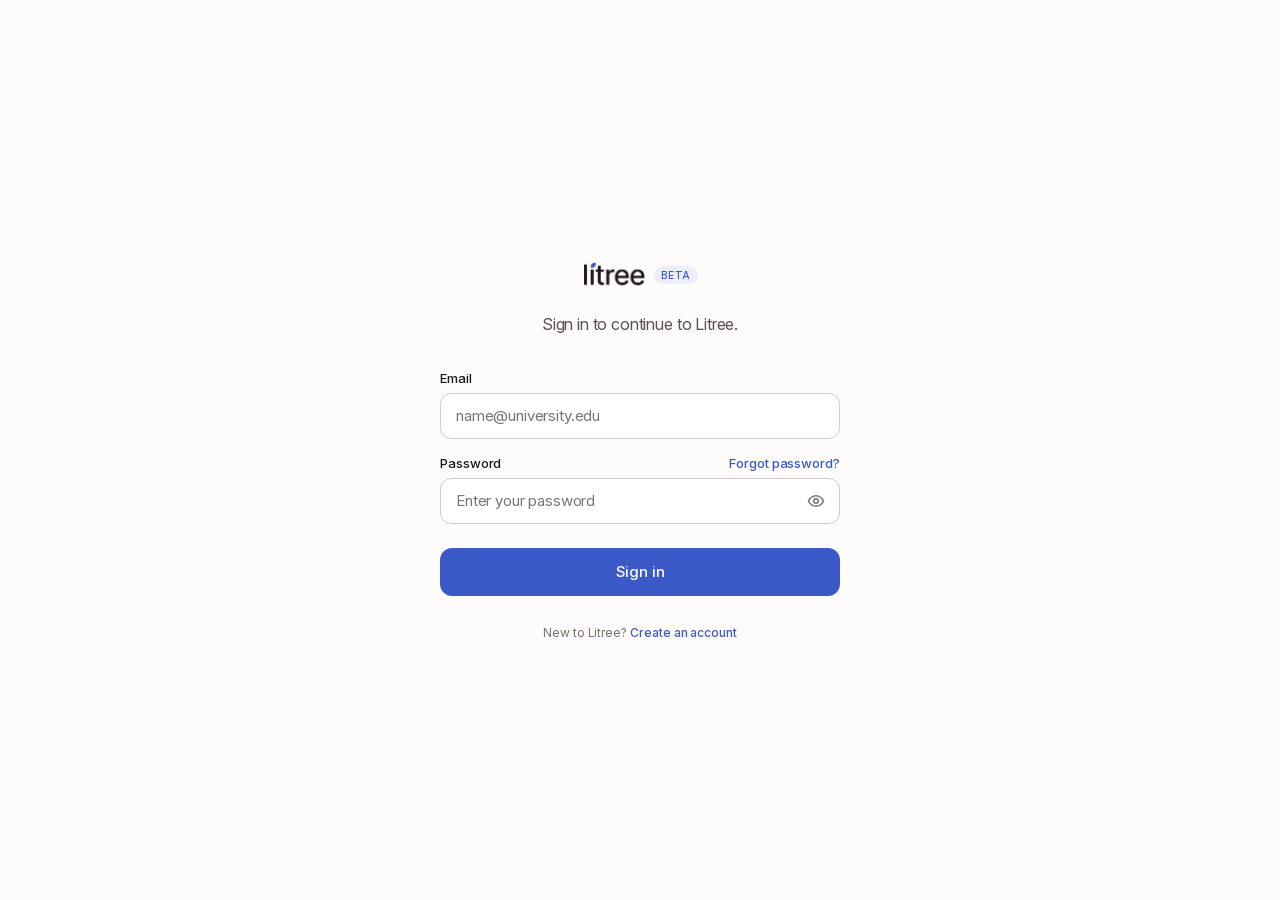
<file: index.html>
<!doctype html>
<html lang="en">
<head>
  <meta charset="utf-8">
  <title>Litree</title>
  <link rel="icon" href="assets/favicon.png">
  <meta http-equiv="refresh" content="0; url=Sign%20in.html">
  <script>window.location.replace("Sign in.html");</script>
</head>
<body></body>
</html>
</file>
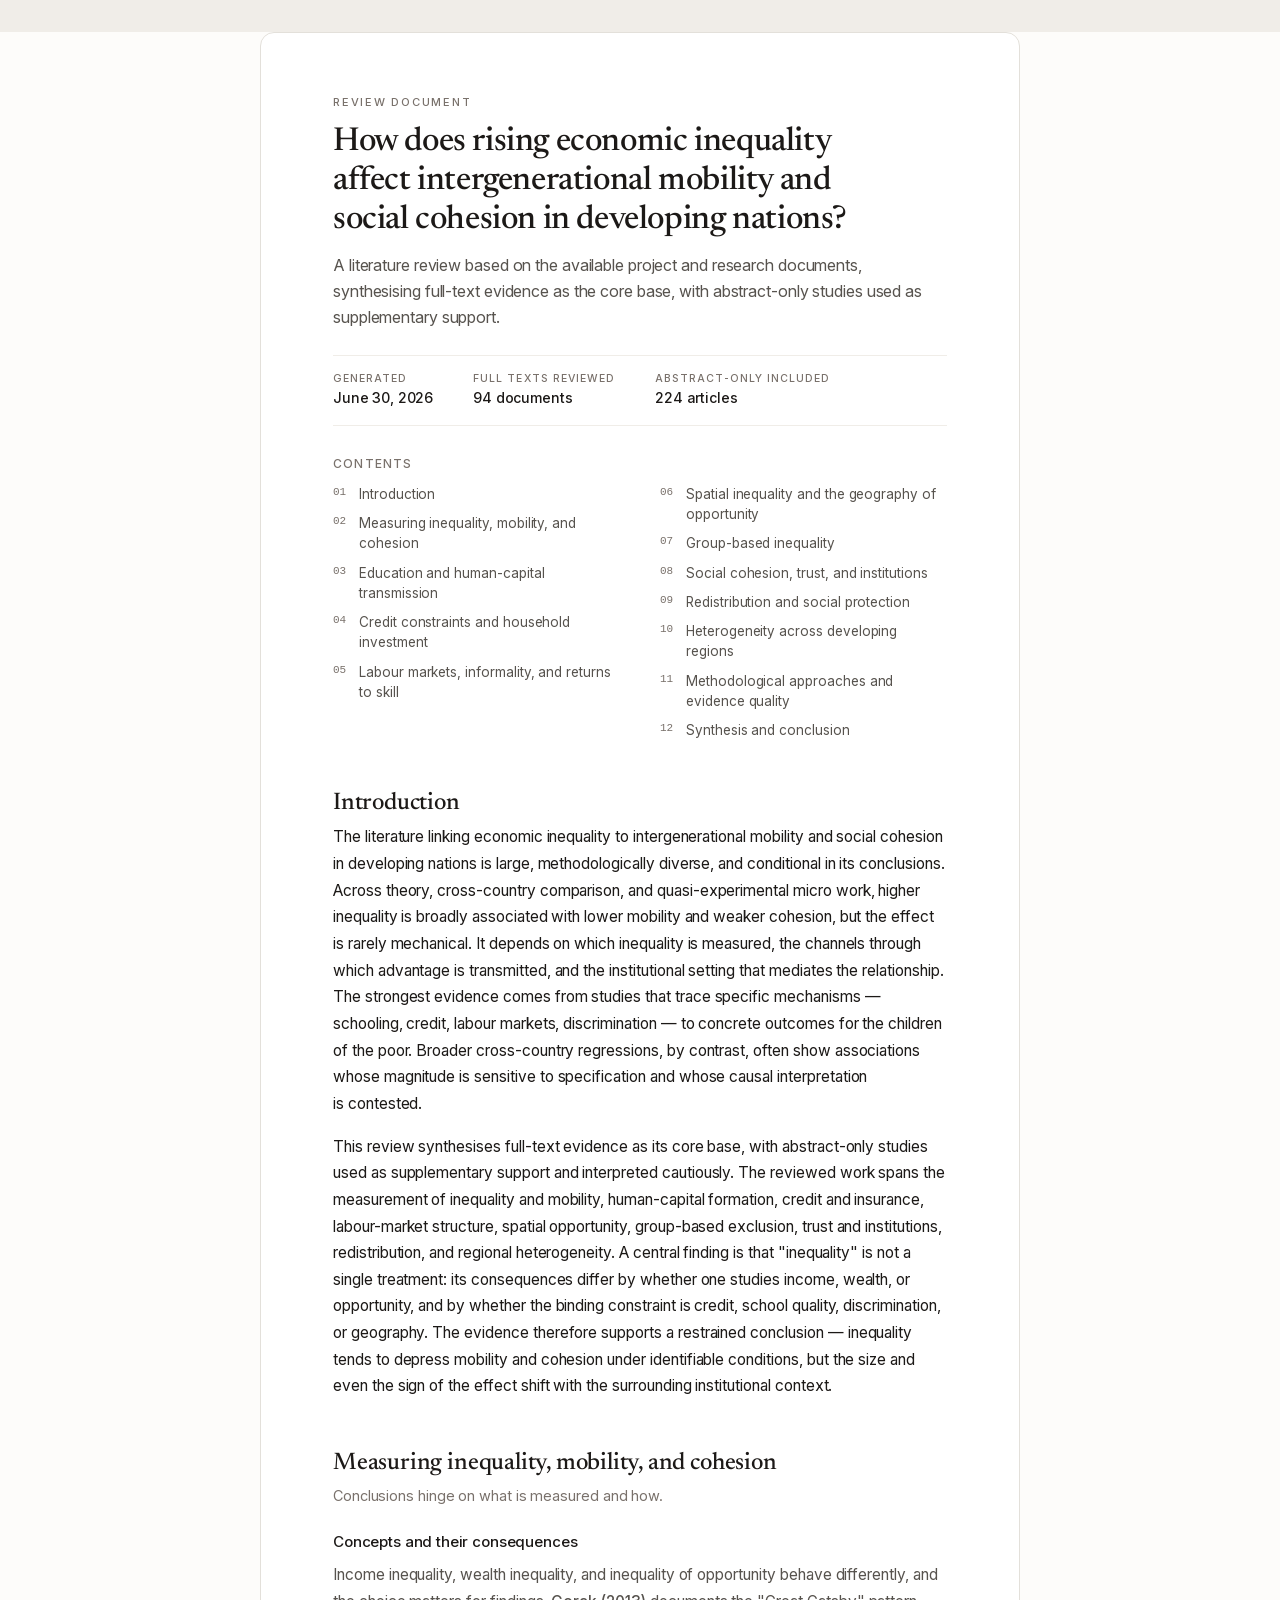
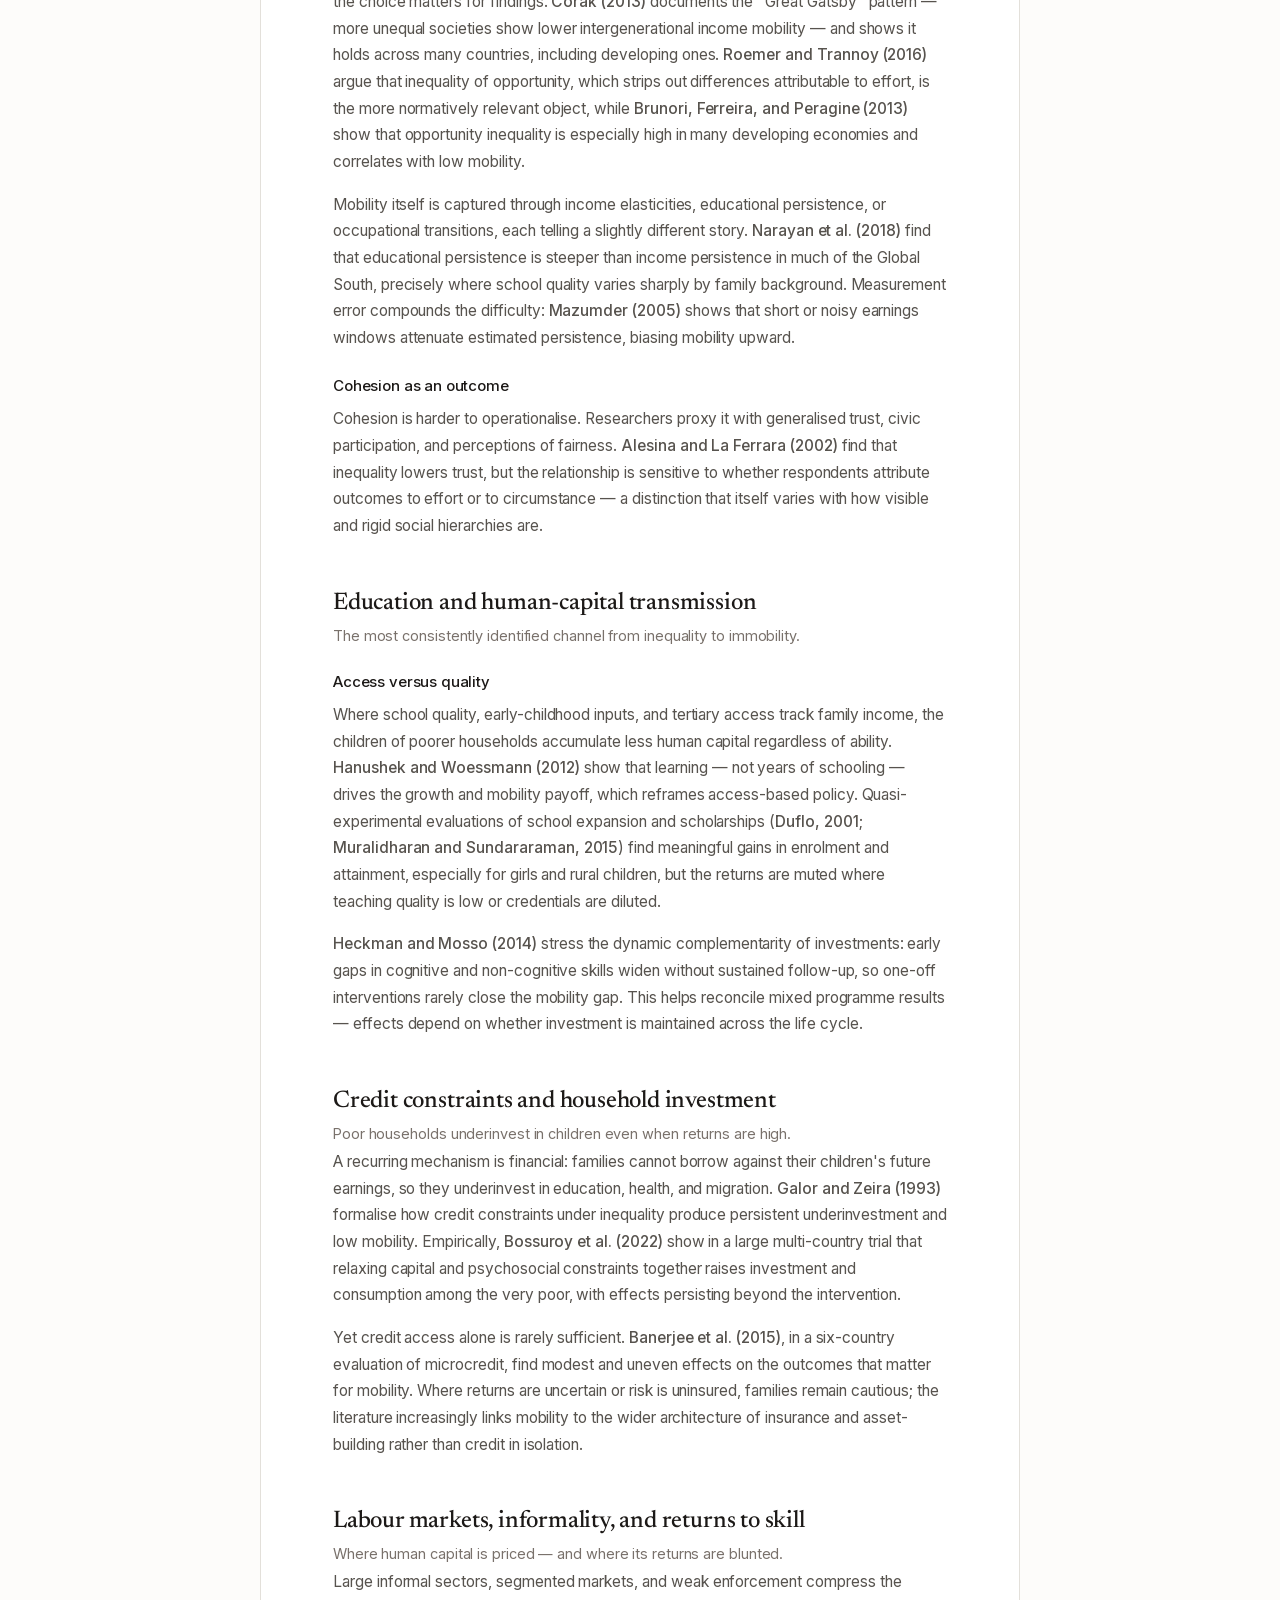
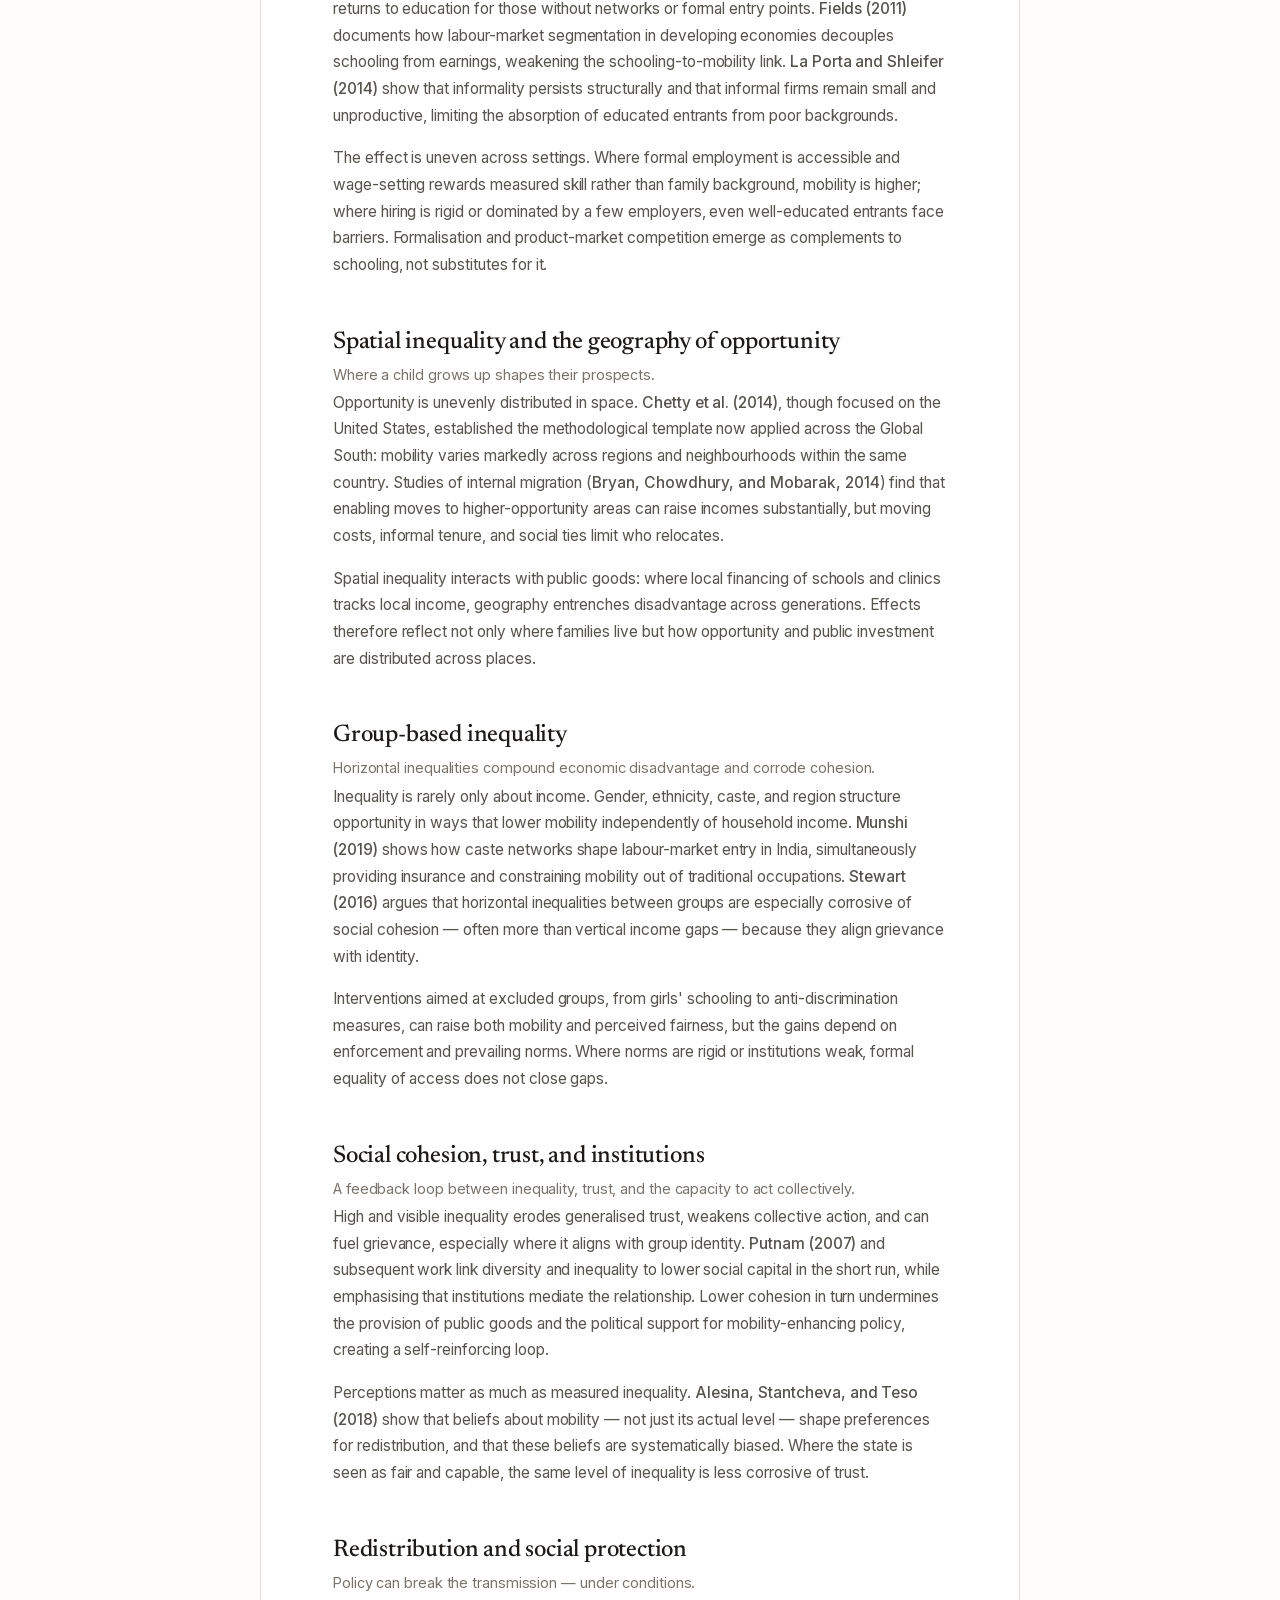
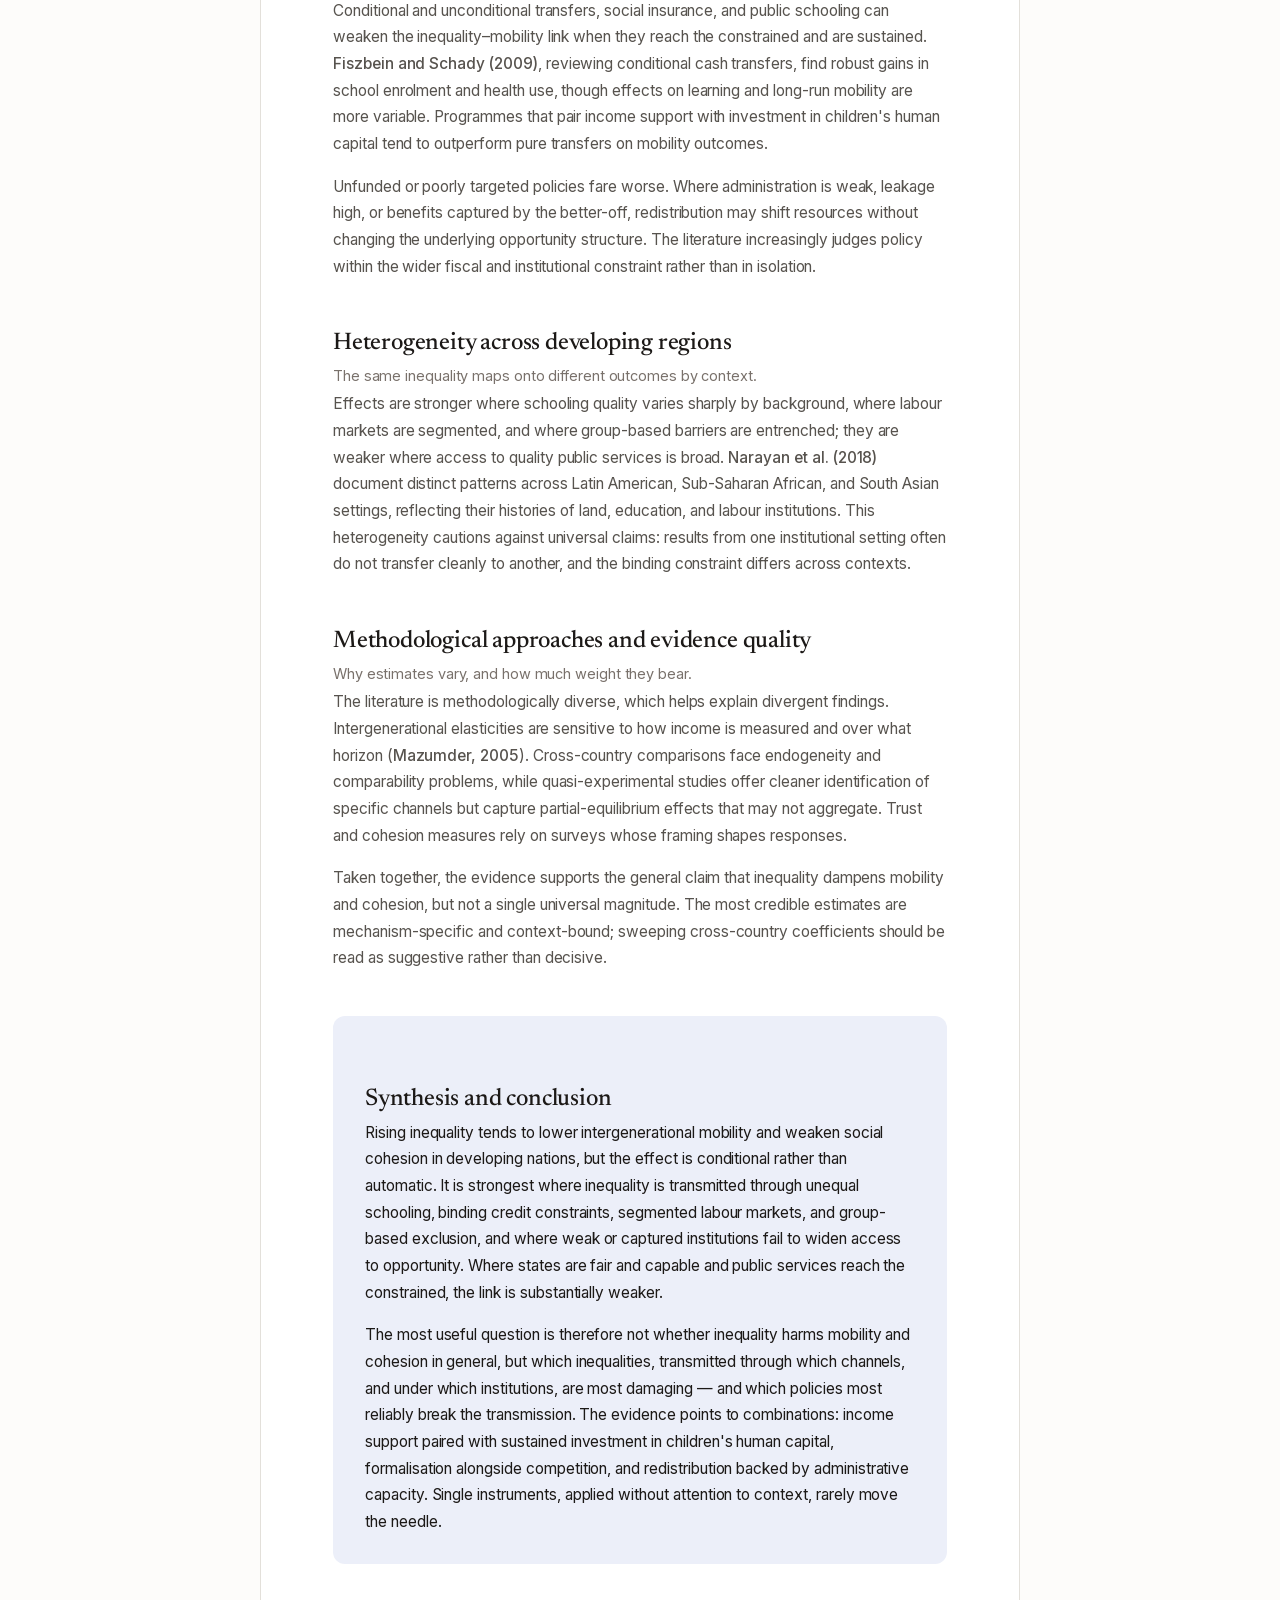
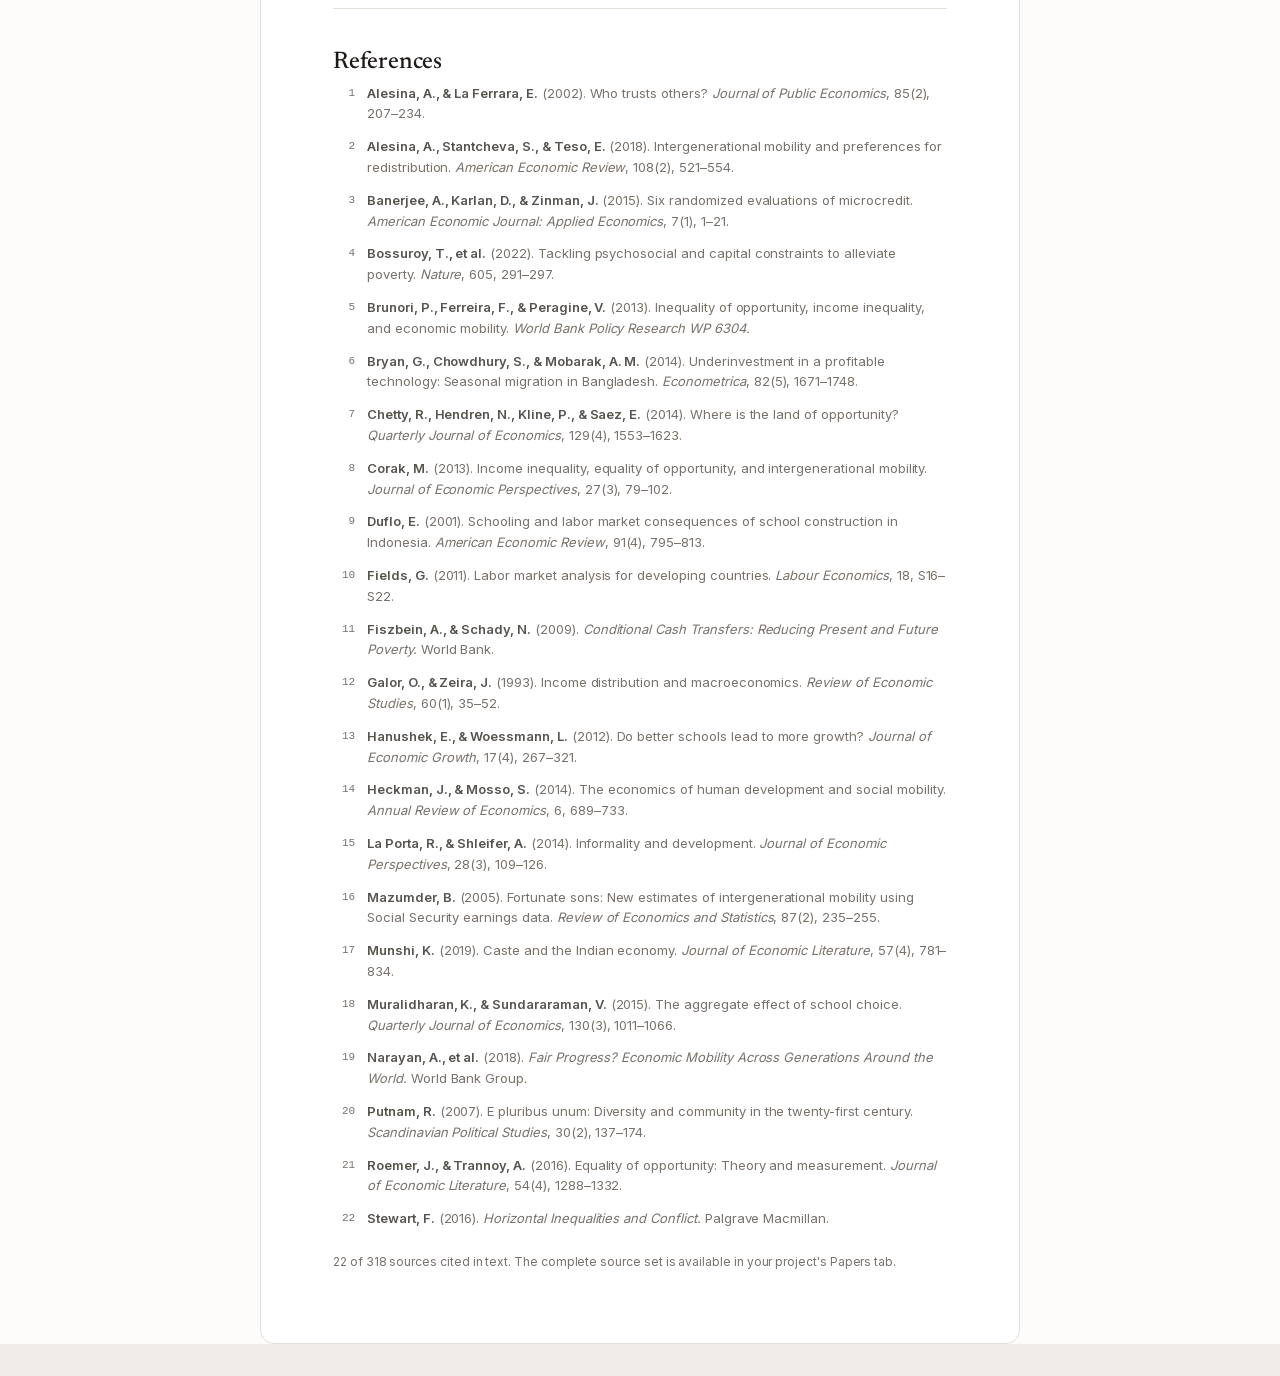
<file: Literature Review.html>
<!doctype html>
<html lang="en">
<head>
<meta charset="utf-8">
<meta name="viewport" content="width=device-width, initial-scale=1">
<title>Literature review — Inequality, mobility & cohesion in developing nations</title>
<link rel="icon" href="assets/favicon.png">
<link rel="stylesheet" href="colors_and_type.css">
<link rel="preconnect" href="https://fonts.googleapis.com">
<link rel="preconnect" href="https://fonts.gstatic.com" crossorigin>
<link href="https://fonts.googleapis.com/css2?family=Newsreader:opsz,wght@6..72,400;6..72,500;6..72,600&display=swap" rel="stylesheet">
<style>
  :root { --doc-serif: "Newsreader", Georgia, "Times New Roman", serif; }
  * { box-sizing: border-box; }
  html { background: var(--lt-bg-stone, #f1ede6); }
  body {
    margin: 0;
    font-family: var(--lt-font-sans, "Litree Sans", system-ui, sans-serif);
    color: var(--lt-text-primary);
    -webkit-font-smoothing: antialiased;
    text-rendering: optimizeLegibility;
  }

  .sheet {
    max-width: 760px;
    margin: 32px auto;
    background: var(--lt-bg-surface, #fff);
    border: 1px solid var(--lt-border-default);
    border-radius: 14px;
    padding: 64px 72px 72px;
  }

  .eyebrow {
    font: 500 11px/1 var(--lt-font-sans);
    letter-spacing: 0.16em; text-transform: uppercase;
    color: var(--lt-text-tertiary);
    margin: 0 0 16px;
  }
  h1.doc-title {
    font: 500 33px/1.18 var(--doc-serif);
    letter-spacing: -0.012em;
    color: var(--lt-text-ink, #1C1917);
    margin: 0 0 12px;
    text-wrap: balance;
  }
  .lede {
    font: 400 16px/1.62 var(--lt-font-sans);
    letter-spacing: -0.006em;
    color: var(--lt-text-secondary);
    margin: 0 0 24px;
    max-width: 60ch;
  }

  /* Meta row */
  .meta {
    display: flex; flex-wrap: wrap; align-items: flex-start; gap: 18px 40px;
    padding: 18px 0;
    border-top: 1px solid var(--lt-border-subtle);
    border-bottom: 1px solid var(--lt-border-subtle);
  }
  .meta-item { display: flex; flex-direction: column; gap: 6px; }
  .meta-k { font: 500 10.5px/1 var(--lt-font-sans); letter-spacing: 0.10em; text-transform: uppercase; color: var(--lt-text-tertiary); }
  .meta-v { font: 500 14px/1.2 var(--lt-font-sans); letter-spacing: -0.01em; color: var(--lt-text-primary); }

  /* Table of contents */
  .toc { margin-top: 32px; }
  .toc-title { font: 500 12px/1 var(--lt-font-sans); letter-spacing: 0.10em; text-transform: uppercase; color: var(--lt-text-tertiary); margin: 0 0 14px; }
  .toc-list { list-style: none; margin: 0; padding: 0; counter-reset: toc; columns: 2; column-gap: 40px; }
  .toc-list li {
    break-inside: avoid; margin-bottom: 9px;
    position: relative; padding-left: 26px;
    font: 400 13.5px/1.5 var(--lt-font-sans); letter-spacing: -0.004em;
    color: var(--lt-text-secondary);
  }
  .toc-list li::before {
    counter-increment: toc; content: counter(toc, decimal-leading-zero);
    position: absolute; left: 0; top: 0;
    font: 500 11px/1.5 ui-monospace, monospace; color: var(--lt-text-tertiary);
  }

  /* Section headings + body */
  section { margin-top: 40px; }
  h2 {
    font: 500 24px/1.25 var(--doc-serif);
    letter-spacing: -0.008em;
    color: var(--lt-text-ink, #1C1917);
    margin: 0 0 6px;
    text-wrap: balance;
    padding-top: 8px;
  }
  h3 {
    font: 500 15px/1.4 var(--lt-font-sans);
    letter-spacing: -0.010em;
    color: var(--lt-text-primary);
    margin: 24px 0 10px;
  }
  p {
    font: 400 15.5px/1.72 var(--lt-font-sans);
    letter-spacing: -0.003em;
    color: var(--lt-text-secondary);
    margin: 0 0 16px;
    text-wrap: pretty;
  }
  p:last-child { margin-bottom: 0; }
  .intro p { color: var(--lt-text-primary); }
  .intro { margin-top: 28px; }
  cite { font-style: normal; color: inherit; font-weight: 500; }

  /* Theme lead — a one-line summary under the H2 before subsections */
  .theme-lead {
    font: 400 14.5px/1.6 var(--lt-font-sans);
    letter-spacing: -0.006em;
    color: var(--lt-text-tertiary);
    margin: 0 0 4px;
  }

  /* Conclusion panel */
  .conclusion {
    margin-top: 44px;
    padding: 28px 32px;
    background: var(--lt-accent-subtle);
    border-radius: 12px;
  }
  .conclusion h2 { margin-top: 0; padding-top: 0; }
  .conclusion p { color: var(--lt-text-primary); }

  /* References */
  .refs { margin-top: 44px; padding-top: 30px; border-top: 1px solid var(--lt-border-default); }
  .ref-list { list-style: none; margin: 0; padding: 0; counter-reset: ref; display: flex; flex-direction: column; gap: 12px; }
  .ref-list li {
    display: block; position: relative; padding-left: 34px;
    font: 400 13px/1.6 var(--lt-font-sans); letter-spacing: -0.003em;
    color: var(--lt-text-tertiary);
  }
  .ref-list li::before {
    counter-increment: ref; content: counter(ref);
    position: absolute; left: 0; top: 0; width: 22px; text-align: right;
    font: 500 11px/1.85 ui-monospace, monospace; color: var(--lt-text-tertiary);
  }
  .ref-list cite { color: var(--lt-text-secondary); font-weight: 600; }

  @media print {
    html, body { background: #fff; }
    .sheet { border: 0; border-radius: 0; margin: 0; max-width: none; padding: 0 0 24px; }
    .conclusion { background: #f4f6fc; -webkit-print-color-adjust: exact; print-color-adjust: exact; }
    section, .conclusion { break-inside: avoid-page; }
    h2, h3 { break-after: avoid; }
    .ref-list li, .toc-list li { break-inside: avoid; }
  }

  @media (max-width: 720px) {
    .sheet { margin: 0; border-radius: 0; padding: 40px 24px 48px; }
    h1.doc-title { font-size: 30px; }
    .toc-list, .refs .ref-list { columns: 1; }
  }
</style>
</head>
<body>
  <article class="sheet">
    <p class="eyebrow">Review document</p>
    <h1 class="doc-title">How does rising economic inequality affect intergenerational mobility and social cohesion in developing nations?</h1>
    <p class="lede">A literature review based on the available project and research documents, synthesising full-text evidence as the core base, with abstract-only studies used as supplementary support.</p>

    <div class="meta">
      <div class="meta-item">
        <span class="meta-k">Generated</span>
        <span class="meta-v">June 30, 2026</span>
      </div>
      <div class="meta-item">
        <span class="meta-k">Full texts reviewed</span>
        <span class="meta-v">94 documents</span>
      </div>
      <div class="meta-item">
        <span class="meta-k">Abstract-only included</span>
        <span class="meta-v">224 articles</span>
      </div>
    </div>

    <nav class="toc">
      <div class="toc-title">Contents</div>
      <ol class="toc-list">
        <li>Introduction</li>
        <li>Measuring inequality, mobility, and cohesion</li>
        <li>Education and human-capital transmission</li>
        <li>Credit constraints and household investment</li>
        <li>Labour markets, informality, and returns to skill</li>
        <li>Spatial inequality and the geography of opportunity</li>
        <li>Group-based inequality</li>
        <li>Social cohesion, trust, and institutions</li>
        <li>Redistribution and social protection</li>
        <li>Heterogeneity across developing regions</li>
        <li>Methodological approaches and evidence quality</li>
        <li>Synthesis and conclusion</li>
      </ol>
    </nav>

    <div class="intro">
      <section>
        <h2>Introduction</h2>
        <p>The literature linking economic inequality to intergenerational mobility and social cohesion in developing nations is large, methodologically diverse, and conditional in its conclusions. Across theory, cross-country comparison, and quasi-experimental micro work, higher inequality is broadly associated with lower mobility and weaker cohesion, but the effect is rarely mechanical. It depends on which inequality is measured, the channels through which advantage is transmitted, and the institutional setting that mediates the relationship. The strongest evidence comes from studies that trace specific mechanisms — schooling, credit, labour markets, discrimination — to concrete outcomes for the children of the poor. Broader cross-country regressions, by contrast, often show associations whose magnitude is sensitive to specification and whose causal interpretation is contested.</p>
        <p>This review synthesises full-text evidence as its core base, with abstract-only studies used as supplementary support and interpreted cautiously. The reviewed work spans the measurement of inequality and mobility, human-capital formation, credit and insurance, labour-market structure, spatial opportunity, group-based exclusion, trust and institutions, redistribution, and regional heterogeneity. A central finding is that "inequality" is not a single treatment: its consequences differ by whether one studies income, wealth, or opportunity, and by whether the binding constraint is credit, school quality, discrimination, or geography. The evidence therefore supports a restrained conclusion — inequality tends to depress mobility and cohesion under identifiable conditions, but the size and even the sign of the effect shift with the surrounding institutional context.</p>
      </section>
    </div>

    <section>
      <h2>Measuring inequality, mobility, and cohesion</h2>
      <p class="theme-lead">Conclusions hinge on what is measured and how.</p>

      <h3>Concepts and their consequences</h3>
      <p>Income inequality, wealth inequality, and inequality of opportunity behave differently, and the choice matters for findings. <cite>Corak (2013)</cite> documents the "Great Gatsby" pattern — more unequal societies show lower intergenerational income mobility — and shows it holds across many countries, including developing ones. <cite>Roemer and Trannoy (2016)</cite> argue that inequality of opportunity, which strips out differences attributable to effort, is the more normatively relevant object, while <cite>Brunori, Ferreira, and Peragine (2013)</cite> show that opportunity inequality is especially high in many developing economies and correlates with low mobility.</p>
      <p>Mobility itself is captured through income elasticities, educational persistence, or occupational transitions, each telling a slightly different story. <cite>Narayan et al. (2018)</cite> find that educational persistence is steeper than income persistence in much of the Global South, precisely where school quality varies sharply by family background. Measurement error compounds the difficulty: <cite>Mazumder (2005)</cite> shows that short or noisy earnings windows attenuate estimated persistence, biasing mobility upward.</p>

      <h3>Cohesion as an outcome</h3>
      <p>Cohesion is harder to operationalise. Researchers proxy it with generalised trust, civic participation, and perceptions of fairness. <cite>Alesina and La Ferrara (2002)</cite> find that inequality lowers trust, but the relationship is sensitive to whether respondents attribute outcomes to effort or to circumstance — a distinction that itself varies with how visible and rigid social hierarchies are.</p>
    </section>

    <section>
      <h2>Education and human-capital transmission</h2>
      <p class="theme-lead">The most consistently identified channel from inequality to immobility.</p>

      <h3>Access versus quality</h3>
      <p>Where school quality, early-childhood inputs, and tertiary access track family income, the children of poorer households accumulate less human capital regardless of ability. <cite>Hanushek and Woessmann (2012)</cite> show that learning — not years of schooling — drives the growth and mobility payoff, which reframes access-based policy. Quasi-experimental evaluations of school expansion and scholarships (<cite>Duflo, 2001</cite>; <cite>Muralidharan and Sundararaman, 2015</cite>) find meaningful gains in enrolment and attainment, especially for girls and rural children, but the returns are muted where teaching quality is low or credentials are diluted.</p>
      <p><cite>Heckman and Mosso (2014)</cite> stress the dynamic complementarity of investments: early gaps in cognitive and non-cognitive skills widen without sustained follow-up, so one-off interventions rarely close the mobility gap. This helps reconcile mixed programme results — effects depend on whether investment is maintained across the life cycle.</p>
    </section>

    <section>
      <h2>Credit constraints and household investment</h2>
      <p class="theme-lead">Poor households underinvest in children even when returns are high.</p>
      <p>A recurring mechanism is financial: families cannot borrow against their children's future earnings, so they underinvest in education, health, and migration. <cite>Galor and Zeira (1993)</cite> formalise how credit constraints under inequality produce persistent underinvestment and low mobility. Empirically, <cite>Bossuroy et al. (2022)</cite> show in a large multi-country trial that relaxing capital and psychosocial constraints together raises investment and consumption among the very poor, with effects persisting beyond the intervention.</p>
      <p>Yet credit access alone is rarely sufficient. <cite>Banerjee et al. (2015)</cite>, in a six-country evaluation of microcredit, find modest and uneven effects on the outcomes that matter for mobility. Where returns are uncertain or risk is uninsured, families remain cautious; the literature increasingly links mobility to the wider architecture of insurance and asset-building rather than credit in isolation.</p>
    </section>

    <section>
      <h2>Labour markets, informality, and returns to skill</h2>
      <p class="theme-lead">Where human capital is priced — and where its returns are blunted.</p>
      <p>Large informal sectors, segmented markets, and weak enforcement compress the returns to education for those without networks or formal entry points. <cite>Fields (2011)</cite> documents how labour-market segmentation in developing economies decouples schooling from earnings, weakening the schooling-to-mobility link. <cite>La Porta and Shleifer (2014)</cite> show that informality persists structurally and that informal firms remain small and unproductive, limiting the absorption of educated entrants from poor backgrounds.</p>
      <p>The effect is uneven across settings. Where formal employment is accessible and wage-setting rewards measured skill rather than family background, mobility is higher; where hiring is rigid or dominated by a few employers, even well-educated entrants face barriers. Formalisation and product-market competition emerge as complements to schooling, not substitutes for it.</p>
    </section>

    <section>
      <h2>Spatial inequality and the geography of opportunity</h2>
      <p class="theme-lead">Where a child grows up shapes their prospects.</p>
      <p>Opportunity is unevenly distributed in space. <cite>Chetty et al. (2014)</cite>, though focused on the United States, established the methodological template now applied across the Global South: mobility varies markedly across regions and neighbourhoods within the same country. Studies of internal migration (<cite>Bryan, Chowdhury, and Mobarak, 2014</cite>) find that enabling moves to higher-opportunity areas can raise incomes substantially, but moving costs, informal tenure, and social ties limit who relocates.</p>
      <p>Spatial inequality interacts with public goods: where local financing of schools and clinics tracks local income, geography entrenches disadvantage across generations. Effects therefore reflect not only where families live but how opportunity and public investment are distributed across places.</p>
    </section>

    <section>
      <h2>Group-based inequality</h2>
      <p class="theme-lead">Horizontal inequalities compound economic disadvantage and corrode cohesion.</p>
      <p>Inequality is rarely only about income. Gender, ethnicity, caste, and region structure opportunity in ways that lower mobility independently of household income. <cite>Munshi (2019)</cite> shows how caste networks shape labour-market entry in India, simultaneously providing insurance and constraining mobility out of traditional occupations. <cite>Stewart (2016)</cite> argues that horizontal inequalities between groups are especially corrosive of social cohesion — often more than vertical income gaps — because they align grievance with identity.</p>
      <p>Interventions aimed at excluded groups, from girls' schooling to anti-discrimination measures, can raise both mobility and perceived fairness, but the gains depend on enforcement and prevailing norms. Where norms are rigid or institutions weak, formal equality of access does not close gaps.</p>
    </section>

    <section>
      <h2>Social cohesion, trust, and institutions</h2>
      <p class="theme-lead">A feedback loop between inequality, trust, and the capacity to act collectively.</p>
      <p>High and visible inequality erodes generalised trust, weakens collective action, and can fuel grievance, especially where it aligns with group identity. <cite>Putnam (2007)</cite> and subsequent work link diversity and inequality to lower social capital in the short run, while emphasising that institutions mediate the relationship. Lower cohesion in turn undermines the provision of public goods and the political support for mobility-enhancing policy, creating a self-reinforcing loop.</p>
      <p>Perceptions matter as much as measured inequality. <cite>Alesina, Stantcheva, and Teso (2018)</cite> show that beliefs about mobility — not just its actual level — shape preferences for redistribution, and that these beliefs are systematically biased. Where the state is seen as fair and capable, the same level of inequality is less corrosive of trust.</p>
    </section>

    <section>
      <h2>Redistribution and social protection</h2>
      <p class="theme-lead">Policy can break the transmission — under conditions.</p>
      <p>Conditional and unconditional transfers, social insurance, and public schooling can weaken the inequality–mobility link when they reach the constrained and are sustained. <cite>Fiszbein and Schady (2009)</cite>, reviewing conditional cash transfers, find robust gains in school enrolment and health use, though effects on learning and long-run mobility are more variable. Programmes that pair income support with investment in children's human capital tend to outperform pure transfers on mobility outcomes.</p>
      <p>Unfunded or poorly targeted policies fare worse. Where administration is weak, leakage high, or benefits captured by the better-off, redistribution may shift resources without changing the underlying opportunity structure. The literature increasingly judges policy within the wider fiscal and institutional constraint rather than in isolation.</p>
    </section>

    <section>
      <h2>Heterogeneity across developing regions</h2>
      <p class="theme-lead">The same inequality maps onto different outcomes by context.</p>
      <p>Effects are stronger where schooling quality varies sharply by background, where labour markets are segmented, and where group-based barriers are entrenched; they are weaker where access to quality public services is broad. <cite>Narayan et al. (2018)</cite> document distinct patterns across Latin American, Sub-Saharan African, and South Asian settings, reflecting their histories of land, education, and labour institutions. This heterogeneity cautions against universal claims: results from one institutional setting often do not transfer cleanly to another, and the binding constraint differs across contexts.</p>
    </section>

    <section>
      <h2>Methodological approaches and evidence quality</h2>
      <p class="theme-lead">Why estimates vary, and how much weight they bear.</p>
      <p>The literature is methodologically diverse, which helps explain divergent findings. Intergenerational elasticities are sensitive to how income is measured and over what horizon (<cite>Mazumder, 2005</cite>). Cross-country comparisons face endogeneity and comparability problems, while quasi-experimental studies offer cleaner identification of specific channels but capture partial-equilibrium effects that may not aggregate. Trust and cohesion measures rely on surveys whose framing shapes responses.</p>
      <p>Taken together, the evidence supports the general claim that inequality dampens mobility and cohesion, but not a single universal magnitude. The most credible estimates are mechanism-specific and context-bound; sweeping cross-country coefficients should be read as suggestive rather than decisive.</p>
    </section>

    <div class="conclusion">
      <section>
        <h2>Synthesis and conclusion</h2>
        <p>Rising inequality tends to lower intergenerational mobility and weaken social cohesion in developing nations, but the effect is conditional rather than automatic. It is strongest where inequality is transmitted through unequal schooling, binding credit constraints, segmented labour markets, and group-based exclusion, and where weak or captured institutions fail to widen access to opportunity. Where states are fair and capable and public services reach the constrained, the link is substantially weaker.</p>
        <p>The most useful question is therefore not whether inequality harms mobility and cohesion in general, but which inequalities, transmitted through which channels, and under which institutions, are most damaging — and which policies most reliably break the transmission. The evidence points to combinations: income support paired with sustained investment in children's human capital, formalisation alongside competition, and redistribution backed by administrative capacity. Single instruments, applied without attention to context, rarely move the needle.</p>
      </section>
    </div>

    <section class="refs">
      <h2>References</h2>
      <ol class="ref-list">
        <li><cite>Alesina, A., &amp; La Ferrara, E.</cite> (2002). Who trusts others? <em>Journal of Public Economics</em>, 85(2), 207–234.</li>
        <li><cite>Alesina, A., Stantcheva, S., &amp; Teso, E.</cite> (2018). Intergenerational mobility and preferences for redistribution. <em>American Economic Review</em>, 108(2), 521–554.</li>
        <li><cite>Banerjee, A., Karlan, D., &amp; Zinman, J.</cite> (2015). Six randomized evaluations of microcredit. <em>American Economic Journal: Applied Economics</em>, 7(1), 1–21.</li>
        <li><cite>Bossuroy, T., et al.</cite> (2022). Tackling psychosocial and capital constraints to alleviate poverty. <em>Nature</em>, 605, 291–297.</li>
        <li><cite>Brunori, P., Ferreira, F., &amp; Peragine, V.</cite> (2013). Inequality of opportunity, income inequality, and economic mobility. <em>World Bank Policy Research WP 6304.</em></li>
        <li><cite>Bryan, G., Chowdhury, S., &amp; Mobarak, A. M.</cite> (2014). Underinvestment in a profitable technology: Seasonal migration in Bangladesh. <em>Econometrica</em>, 82(5), 1671–1748.</li>
        <li><cite>Chetty, R., Hendren, N., Kline, P., &amp; Saez, E.</cite> (2014). Where is the land of opportunity? <em>Quarterly Journal of Economics</em>, 129(4), 1553–1623.</li>
        <li><cite>Corak, M.</cite> (2013). Income inequality, equality of opportunity, and intergenerational mobility. <em>Journal of Economic Perspectives</em>, 27(3), 79–102.</li>
        <li><cite>Duflo, E.</cite> (2001). Schooling and labor market consequences of school construction in Indonesia. <em>American Economic Review</em>, 91(4), 795–813.</li>
        <li><cite>Fields, G.</cite> (2011). Labor market analysis for developing countries. <em>Labour Economics</em>, 18, S16–S22.</li>
        <li><cite>Fiszbein, A., &amp; Schady, N.</cite> (2009). <em>Conditional Cash Transfers: Reducing Present and Future Poverty.</em> World Bank.</li>
        <li><cite>Galor, O., &amp; Zeira, J.</cite> (1993). Income distribution and macroeconomics. <em>Review of Economic Studies</em>, 60(1), 35–52.</li>
        <li><cite>Hanushek, E., &amp; Woessmann, L.</cite> (2012). Do better schools lead to more growth? <em>Journal of Economic Growth</em>, 17(4), 267–321.</li>
        <li><cite>Heckman, J., &amp; Mosso, S.</cite> (2014). The economics of human development and social mobility. <em>Annual Review of Economics</em>, 6, 689–733.</li>
        <li><cite>La Porta, R., &amp; Shleifer, A.</cite> (2014). Informality and development. <em>Journal of Economic Perspectives</em>, 28(3), 109–126.</li>
        <li><cite>Mazumder, B.</cite> (2005). Fortunate sons: New estimates of intergenerational mobility using Social Security earnings data. <em>Review of Economics and Statistics</em>, 87(2), 235–255.</li>
        <li><cite>Munshi, K.</cite> (2019). Caste and the Indian economy. <em>Journal of Economic Literature</em>, 57(4), 781–834.</li>
        <li><cite>Muralidharan, K., &amp; Sundararaman, V.</cite> (2015). The aggregate effect of school choice. <em>Quarterly Journal of Economics</em>, 130(3), 1011–1066.</li>
        <li><cite>Narayan, A., et al.</cite> (2018). <em>Fair Progress? Economic Mobility Across Generations Around the World.</em> World Bank Group.</li>
        <li><cite>Putnam, R.</cite> (2007). E pluribus unum: Diversity and community in the twenty-first century. <em>Scandinavian Political Studies</em>, 30(2), 137–174.</li>
        <li><cite>Roemer, J., &amp; Trannoy, A.</cite> (2016). Equality of opportunity: Theory and measurement. <em>Journal of Economic Literature</em>, 54(4), 1288–1332.</li>
        <li><cite>Stewart, F.</cite> (2016). <em>Horizontal Inequalities and Conflict.</em> Palgrave Macmillan.</li>
      </ol>
      <p style="margin-top:24px; font: var(--lt-body-sm); color: var(--lt-text-tertiary); letter-spacing:-0.005em;">22 of 318 sources cited in text. The complete source set is available in your project's Papers tab.</p>
    </section>
  </article>

  <template id="__bundler_thumbnail"><svg xmlns="http://www.w3.org/2000/svg" viewBox="0 0 100 100"><rect width="100" height="100" rx="16" fill="#3B5AC8"/><rect x="26" y="22" width="48" height="7" rx="3.5" fill="#fff"/><rect x="26" y="37" width="48" height="4" rx="2" fill="#ffffff" opacity="0.7"/><rect x="26" y="47" width="48" height="4" rx="2" fill="#ffffff" opacity="0.7"/><rect x="26" y="57" width="48" height="4" rx="2" fill="#ffffff" opacity="0.7"/><rect x="26" y="67" width="30" height="4" rx="2" fill="#ffffff" opacity="0.7"/></svg></template>
</body>
</html>
</file>
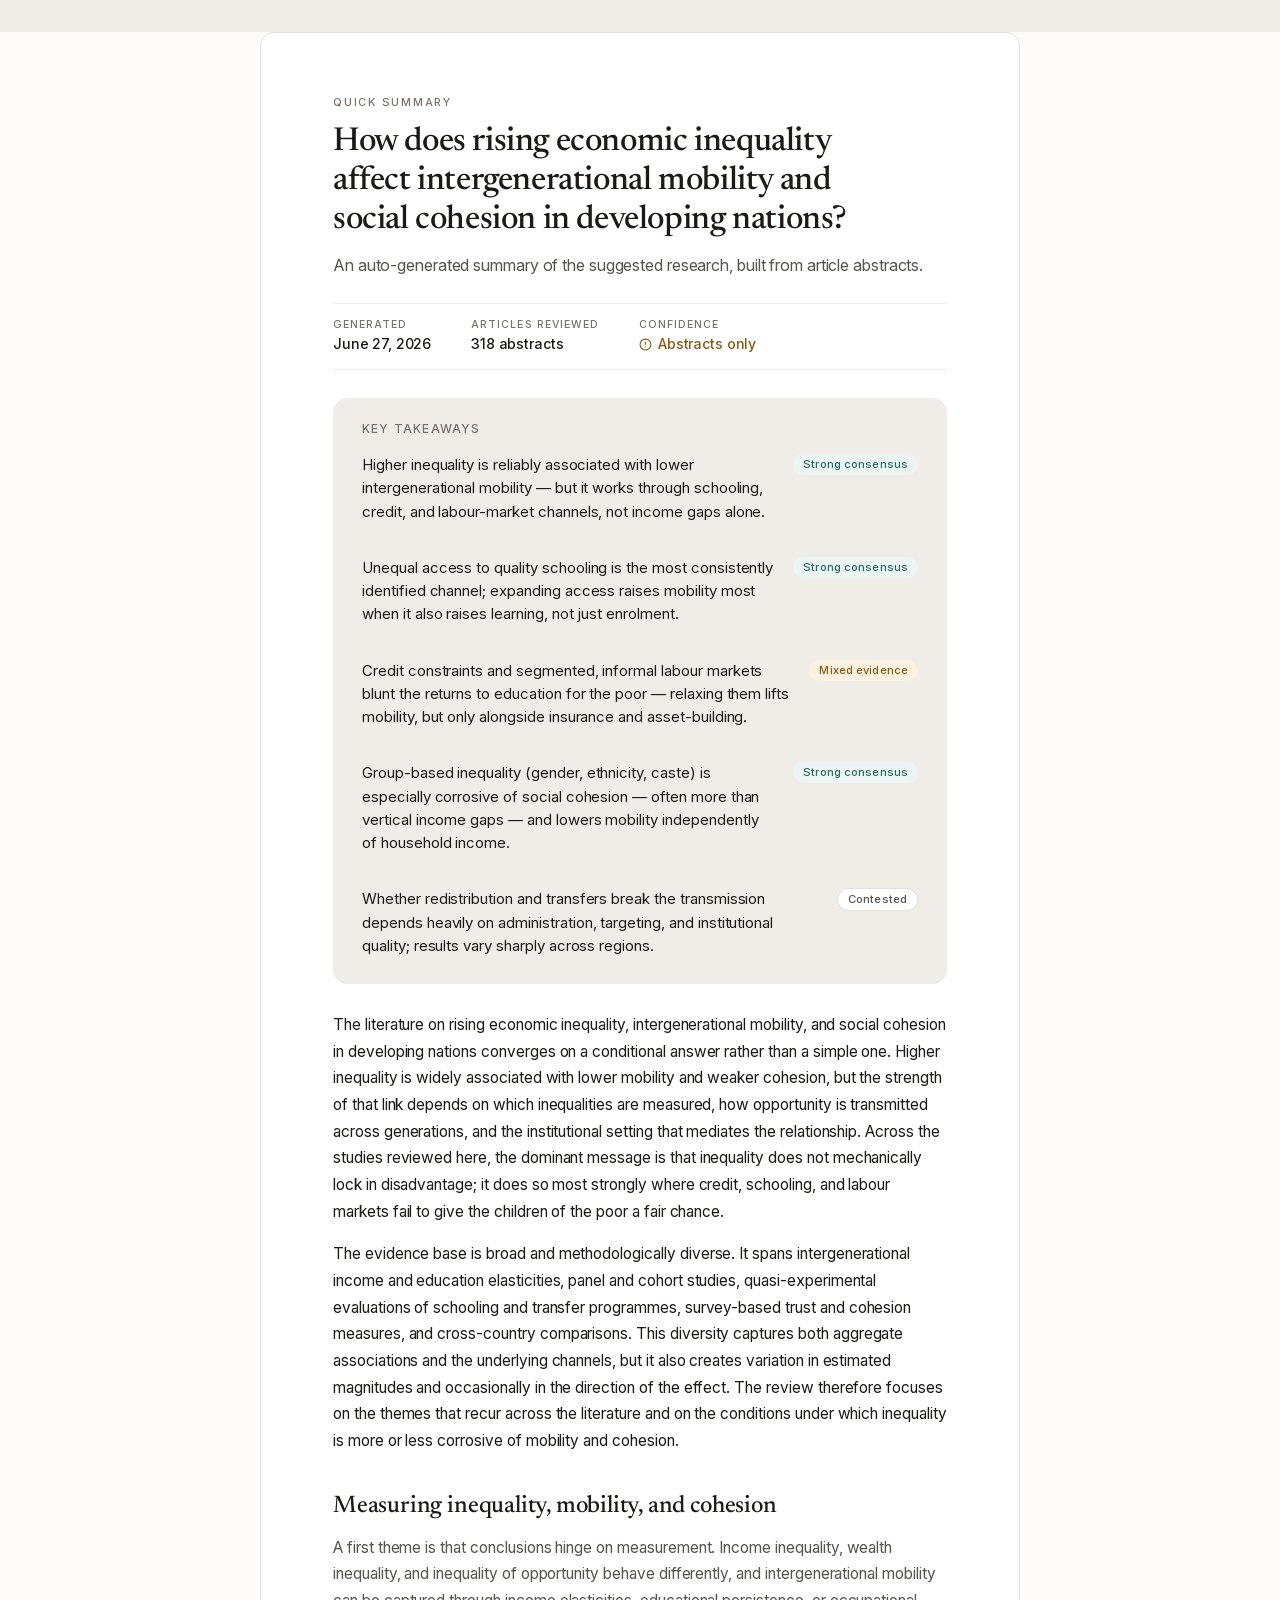
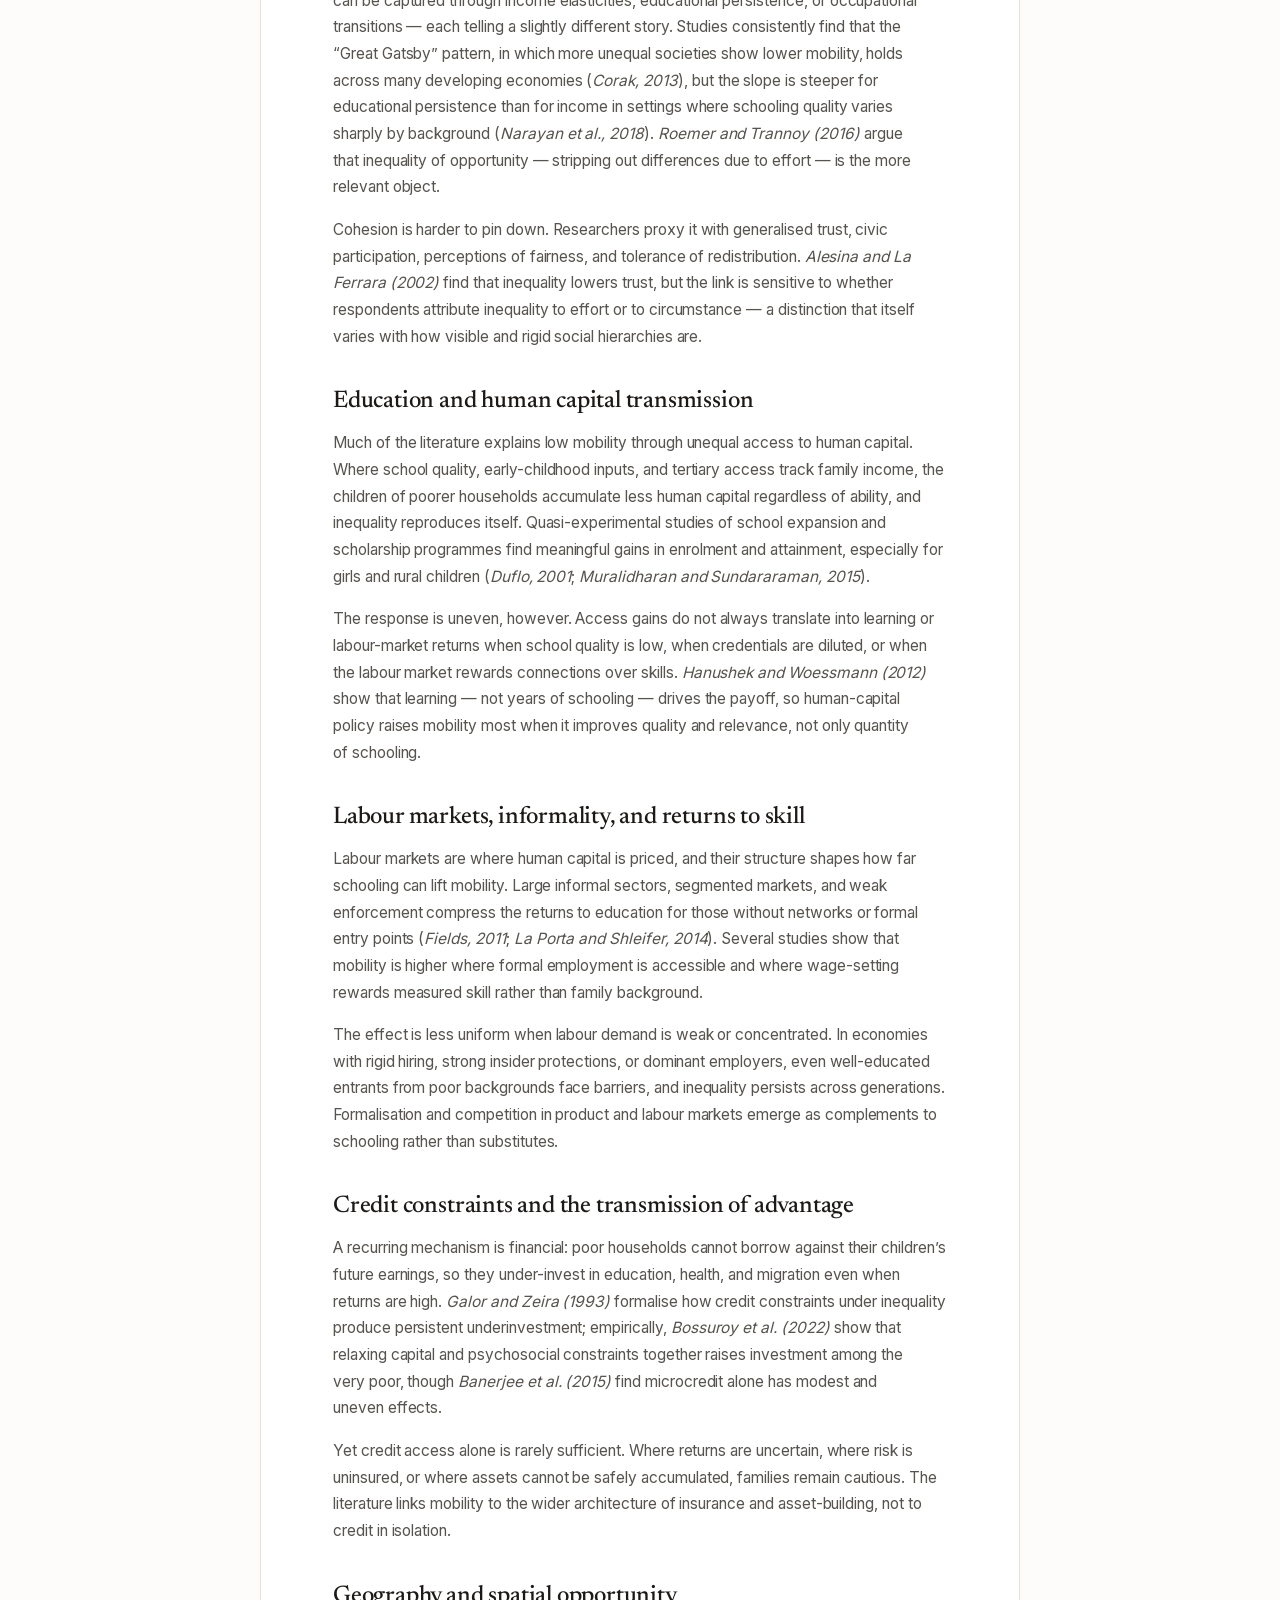
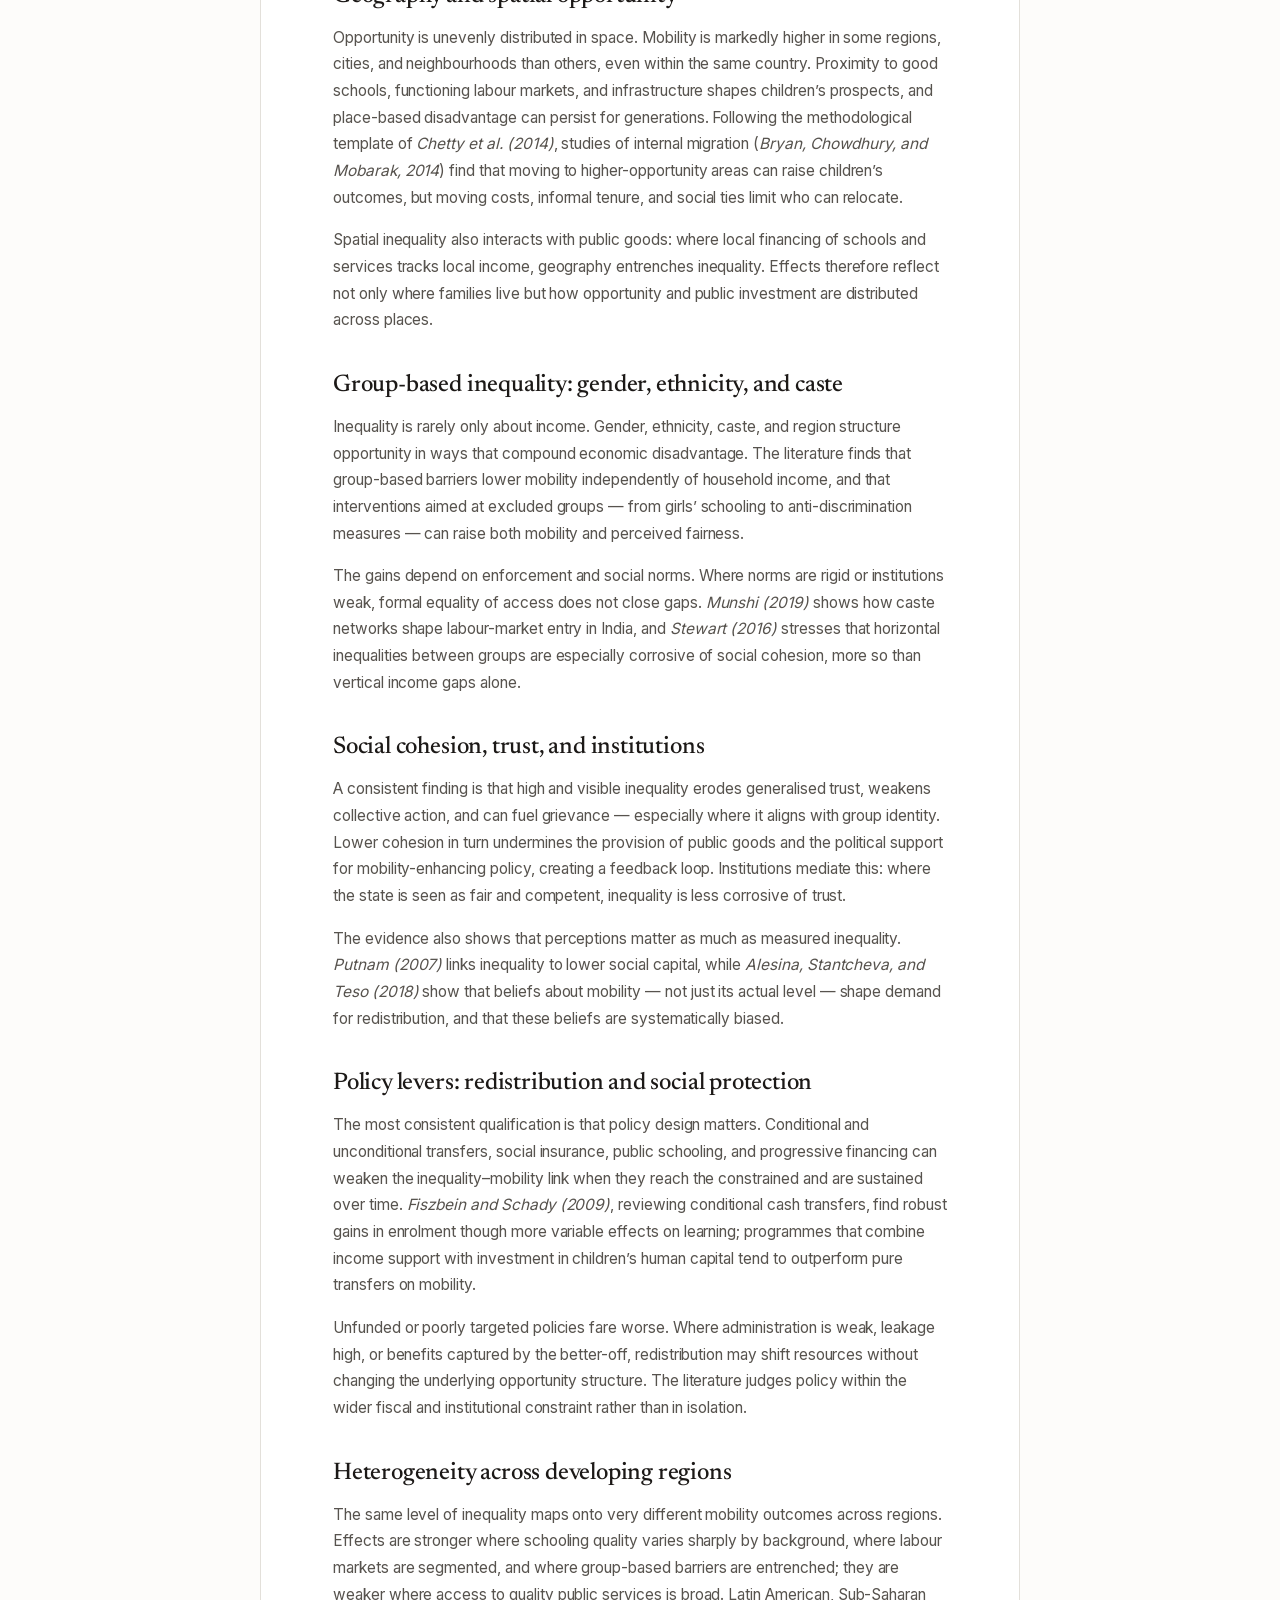
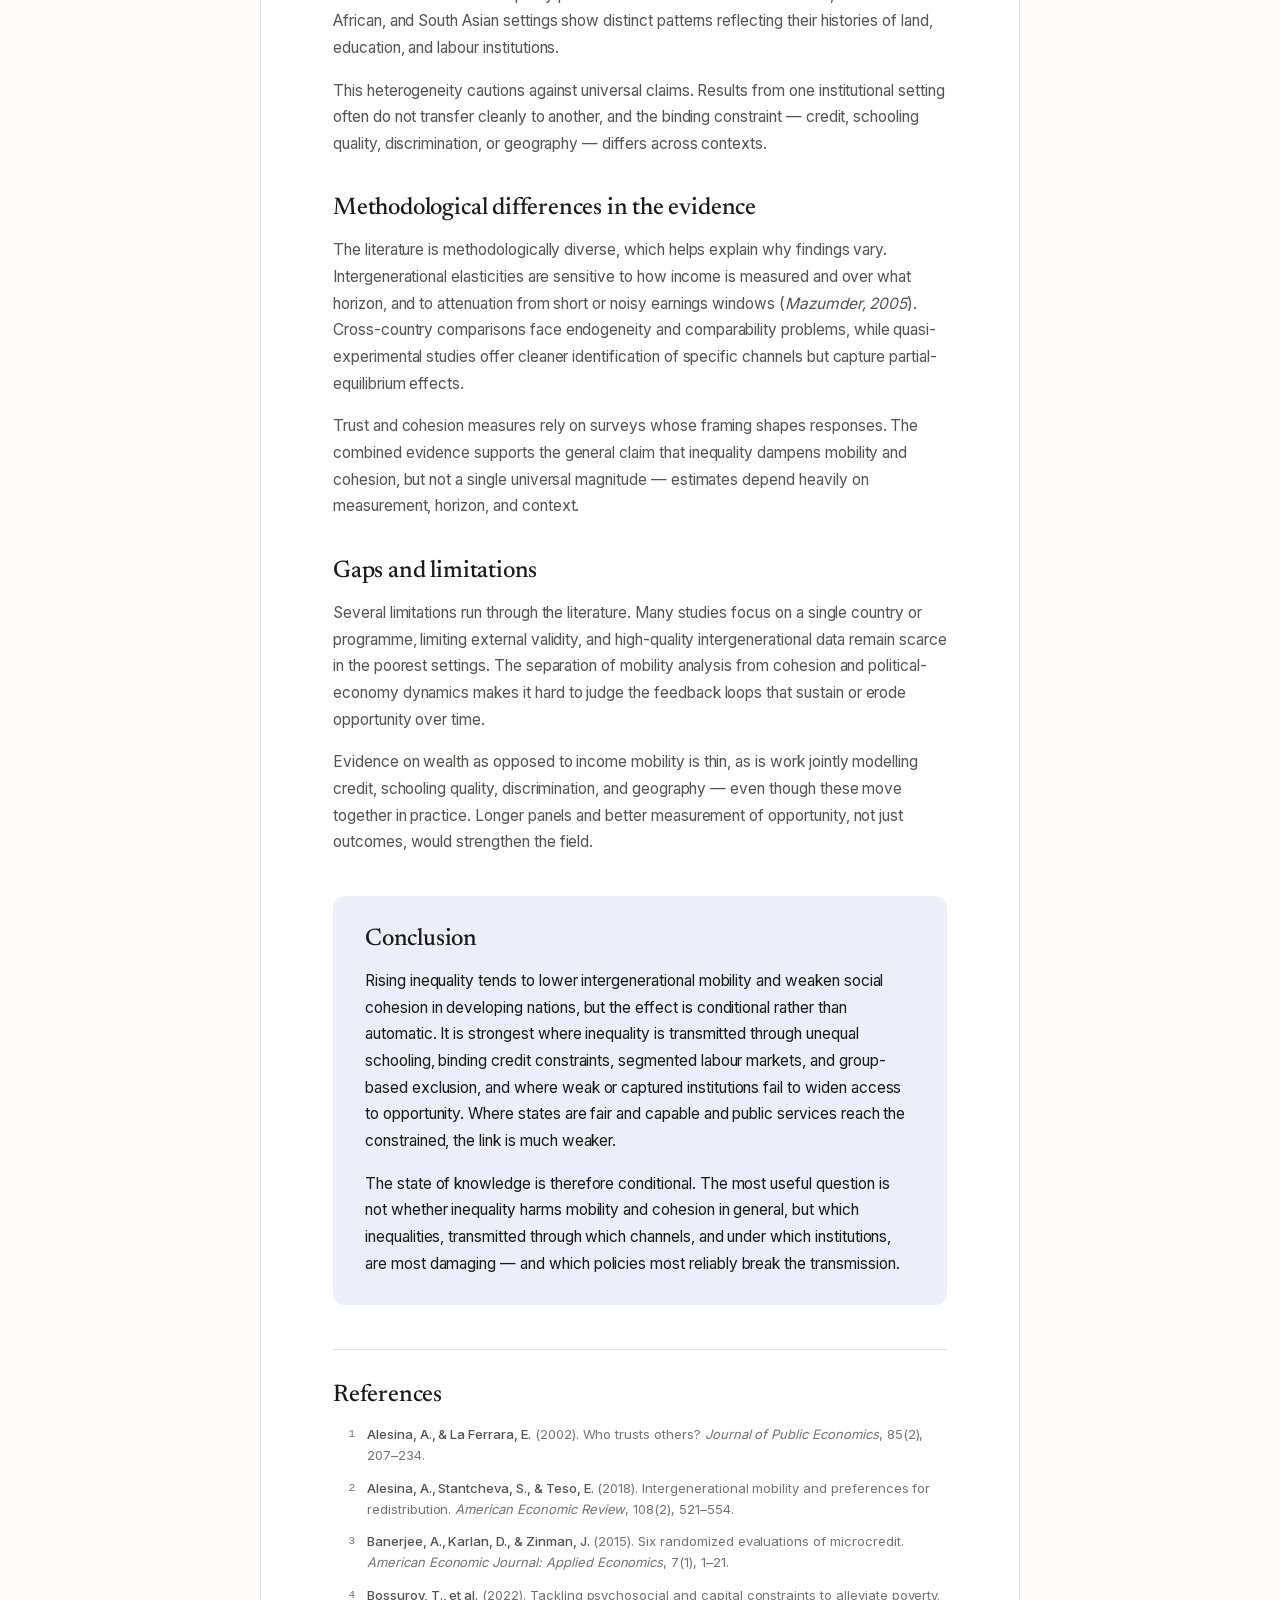
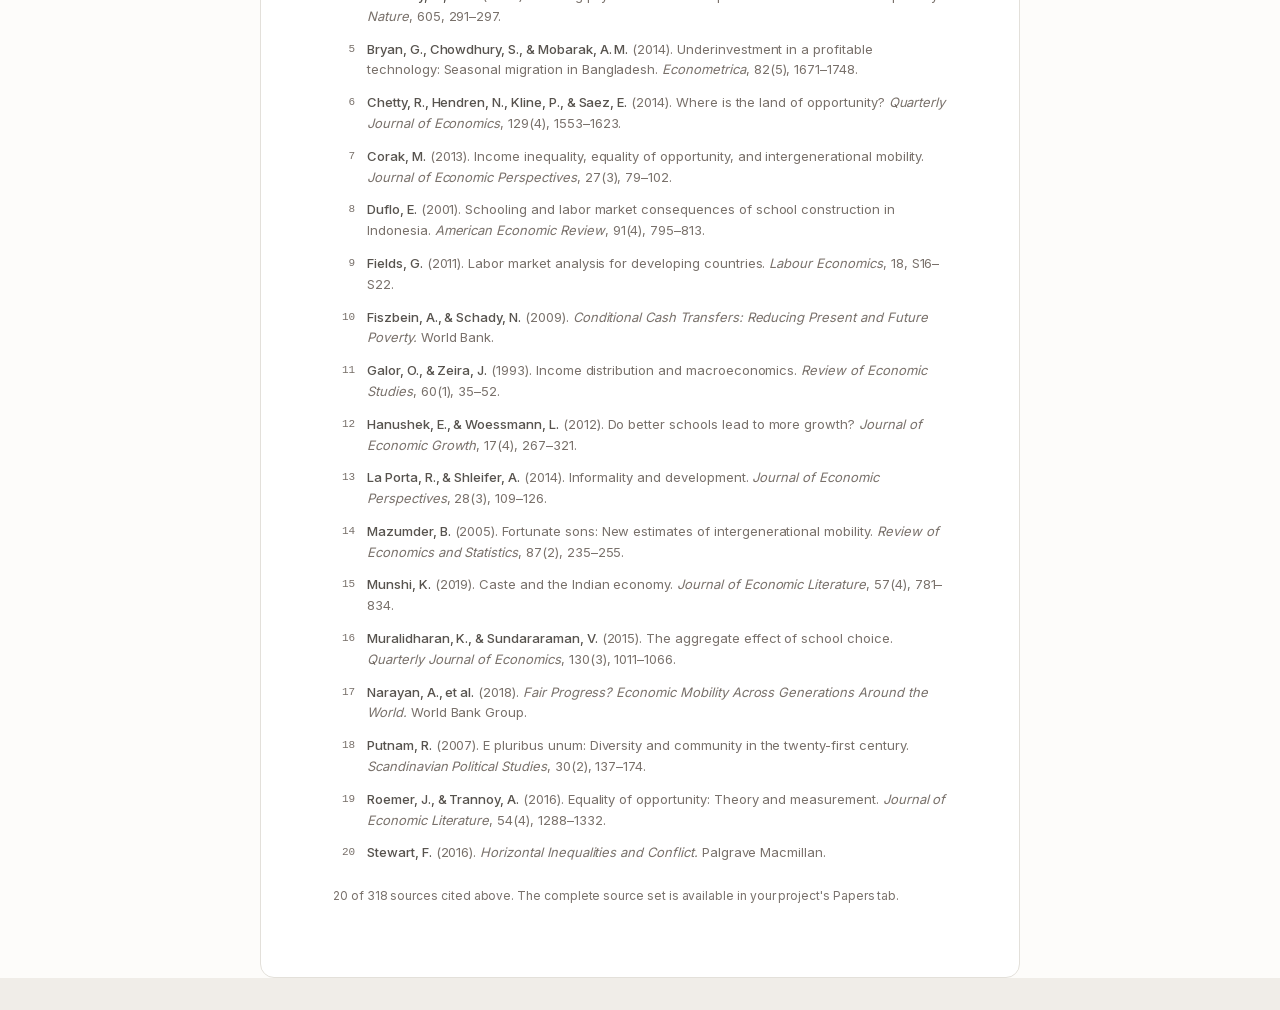
<file: Quick Summary.html>
<!doctype html>
<html lang="en">
<head>
<meta charset="utf-8">
<meta name="viewport" content="width=device-width, initial-scale=1">
<title>Quick summary — Inequality, mobility & cohesion in developing nations</title>
<link rel="icon" href="assets/favicon.png">
<link rel="stylesheet" href="colors_and_type.css">
<link rel="preconnect" href="https://fonts.googleapis.com">
<link rel="preconnect" href="https://fonts.gstatic.com" crossorigin>
<link href="https://fonts.googleapis.com/css2?family=Newsreader:opsz,wght@6..72,400;6..72,500;6..72,600&display=swap" rel="stylesheet">
<style>
  :root { --doc-serif: "Newsreader", Georgia, "Times New Roman", serif; }
  * { box-sizing: border-box; }
  html { background: var(--lt-bg-stone, #f1ede6); }
  body {
    margin: 0;
    font-family: var(--lt-font-sans, "Litree Sans", system-ui, sans-serif);
    color: var(--lt-text-primary);
    -webkit-font-smoothing: antialiased;
    text-rendering: optimizeLegibility;
  }

  /* The page sheet */
  .sheet {
    max-width: 760px;
    margin: 32px auto;
    background: var(--lt-bg-surface, #fff);
    border: 1px solid var(--lt-border-default);
    border-radius: 14px;
    padding: 64px 72px 72px;
  }

  /* Masthead */
  .eyebrow {
    font: 500 11px/1 var(--lt-font-sans);
    letter-spacing: 0.16em; text-transform: uppercase;
    color: var(--lt-text-tertiary);
    margin: 0 0 16px;
  }
  h1.doc-title {
    font: 500 33px/1.18 var(--doc-serif);
    letter-spacing: -0.012em;
    color: var(--lt-text-ink, #1C1917);
    margin: 0 0 12px;
    text-wrap: balance;
  }
  .lede {
    font: 400 16px/1.62 var(--lt-font-sans);
    letter-spacing: -0.006em;
    color: var(--lt-text-secondary);
    margin: 0 0 24px;
    max-width: 60ch;
  }

  /* Meta row */
  .meta {
    display: flex; flex-wrap: wrap; align-items: center; gap: 12px 40px;
    padding: 16px 0;
    border-top: 1px solid var(--lt-border-subtle);
    border-bottom: 1px solid var(--lt-border-subtle);
    margin-bottom: 8px;
  }
  .meta-item { display: flex; flex-direction: column; gap: 6px; }
  .meta-k { font: 500 10.5px/1 var(--lt-font-sans); letter-spacing: 0.10em; text-transform: uppercase; color: var(--lt-text-tertiary); }
  .meta-v { font: 500 14px/1.2 var(--lt-font-sans); letter-spacing: -0.01em; color: var(--lt-text-primary); }
  .meta-spacer { flex: 1; }
  .meta-v.warn { display: inline-flex; align-items: center; gap: 6px; color: var(--lt-warn-strong, #9a6700); }
  .meta-v.warn svg { width: 13px; height: 13px; flex-shrink: 0; }

  /* Section headings + body */
  section { margin-top: 36px; }
  h2 {
    font: 500 24px/1.25 var(--doc-serif);
    letter-spacing: -0.008em;
    color: var(--lt-text-ink, #1C1917);
    margin: 0 0 14px;
    text-wrap: balance;
  }
  p {
    font: 400 15.5px/1.72 var(--lt-font-sans);
    letter-spacing: -0.003em;
    color: var(--lt-text-secondary);
    margin: 0 0 16px;
    text-wrap: pretty;
  }
  p:last-child { margin-bottom: 0; }
  .intro p { color: var(--lt-text-primary); }

  /* Lead intro section sits right under meta, no top heading */
  .intro { margin-top: 28px; }

  /* Key takeaways — a scannable layer so the summary is actually quick to read.
     Each finding carries a confidence tag keyed to the evidence strength. */
  .takeaways {
    margin-top: 28px;
    padding: 24px 28px 26px;
    background: var(--lt-bg-stone);
    border: 1px solid var(--lt-border-subtle);
    border-radius: 14px;
  }
  .takeaways-title {
    font: 500 12px/1 var(--lt-font-sans);
    letter-spacing: 0.10em; text-transform: uppercase;
    color: var(--lt-text-tertiary);
    margin: 0 0 18px;
  }
  .takeaway-list { list-style: none; margin: 0; padding: 0; display: flex; flex-direction: column; gap: 16px; }
  .takeaway-list li {
    display: flex; gap: 18px; align-items: flex-start; justify-content: space-between;
  }
  .takeaway-list li + li { border-top: 1px solid var(--lt-border-subtle); padding-top: 16px; }
  .tk-text { font: 400 15px/1.55 var(--lt-font-sans); letter-spacing: -0.003em; color: var(--lt-text-primary); }
  .conf {
    flex-shrink: 0; white-space: nowrap; margin-top: 1px;
    font: 500 11px/1 var(--lt-font-sans); letter-spacing: 0.01em;
    padding: 5px 10px; border-radius: 9999px;
  }
  .conf-strong    { color: var(--lt-success-strong); background: var(--lt-success-subtle); }
  .conf-mixed     { color: var(--lt-warn-strong);    background: var(--lt-warn-subtle); }
  .conf-contested { color: var(--lt-text-secondary); background: var(--lt-bg-surface); border: 1px solid var(--lt-border-default); }

  /* Conclusion gets a subtle emphasis panel */
  .conclusion {
    margin-top: 40px;
    padding: 28px 32px;
    background: var(--lt-accent-subtle);
    border-radius: 12px;
  }
  .conclusion h2 { margin-top: 0; }
  .conclusion p { color: var(--lt-text-primary); }

  /* Sources — full reference list (all abstracts the summary draws on) */
  .sources { margin-top: 44px; padding-top: 30px; border-top: 1px solid var(--lt-border-default); }
  .sources .note { font: var(--lt-body-sm); color: var(--lt-text-tertiary); letter-spacing: -0.005em; margin: 0 0 20px; max-width: 60ch; }
  .ref-list {
    list-style: none; margin: 0; padding: 0; counter-reset: ref;
    display: flex; flex-direction: column; gap: 12px;
  }
  .ref-list li {
    break-inside: avoid; margin-bottom: 0;
    display: block; position: relative; padding-left: 34px;
    font: 400 13px/1.6 var(--lt-font-sans); letter-spacing: -0.003em;
    color: var(--lt-text-tertiary);
  }
  .ref-list li::before {
    counter-increment: ref; content: counter(ref);
    position: absolute; left: 0; top: 0; width: 22px; text-align: right;
    font: 500 11px/1.85 ui-monospace, monospace; color: var(--lt-text-tertiary);
  }
  .ref-list cite { font-style: normal; color: var(--lt-text-secondary); font-weight: 500; }

  /* Footer */
  .doc-footer {
    margin-top: 48px; padding-top: 20px;
    border-top: 1px solid var(--lt-border-subtle);
    display: flex; align-items: center; justify-content: space-between; gap: 16px;
    font: var(--lt-body-sm); color: var(--lt-text-tertiary); letter-spacing: -0.005em;
  }
  .doc-footer .brand { display: inline-flex; align-items: center; gap: 7px; font-weight: 500; color: var(--lt-text-secondary); }
  .doc-footer .brand-dot { width: 8px; height: 8px; border-radius: 9999px; background: var(--lt-accent); }

  @media print {
    html, body { background: #fff; }
    .sheet { border: 0; border-radius: 0; margin: 0; max-width: none; padding: 0 0 24px; }
    .conclusion { background: #f4f6fc; -webkit-print-color-adjust: exact; print-color-adjust: exact; }
    .takeaways { background: #f4f1ec; -webkit-print-color-adjust: exact; print-color-adjust: exact; }
    .conf { -webkit-print-color-adjust: exact; print-color-adjust: exact; }
    section, .conclusion, .takeaways { break-inside: avoid-page; }
    h2 { break-after: avoid; }
  }

  @media (max-width: 720px) {
    .sheet { margin: 0; border-radius: 0; padding: 40px 24px 48px; }
    h1.doc-title { font-size: 30px; }
  }
</style>
</head>
<body>
  <article class="sheet">
    <p class="eyebrow">Quick summary</p>
    <h1 class="doc-title">How does rising economic inequality affect intergenerational mobility and social cohesion in developing nations?</h1>
    <p class="lede">An auto-generated summary of the suggested research, built from article abstracts.</p>

    <div class="meta">
      <div class="meta-item">
        <span class="meta-k">Generated</span>
        <span class="meta-v">June 27, 2026</span>
      </div>
      <div class="meta-item">
        <span class="meta-k">Articles reviewed</span>
        <span class="meta-v">318 abstracts</span>
      </div>
      <div class="meta-item">
        <span class="meta-k">Confidence</span>
        <span class="meta-v warn">
          <svg viewBox="0 0 24 24" fill="none" stroke="currentColor" stroke-width="2" stroke-linecap="round" stroke-linejoin="round"><circle cx="12" cy="12" r="10"/><line x1="12" x2="12" y1="8" y2="12"/><line x1="12" x2="12.01" y1="16" y2="16"/></svg>
          Abstracts only
        </span>
      </div>
    </div>

    <section class="takeaways">
      <div class="takeaways-title">Key takeaways</div>
      <ul class="takeaway-list">
        <li>
          <span class="tk-text">Higher inequality is reliably associated with lower intergenerational mobility — but it works through schooling, credit, and labour-market channels, not income gaps alone.</span>
          <span class="conf conf-strong">Strong consensus</span>
        </li>
        <li>
          <span class="tk-text">Unequal access to quality schooling is the most consistently identified channel; expanding access raises mobility most when it also raises learning, not just enrolment.</span>
          <span class="conf conf-strong">Strong consensus</span>
        </li>
        <li>
          <span class="tk-text">Credit constraints and segmented, informal labour markets blunt the returns to education for the poor — relaxing them lifts mobility, but only alongside insurance and asset-building.</span>
          <span class="conf conf-mixed">Mixed evidence</span>
        </li>
        <li>
          <span class="tk-text">Group-based inequality (gender, ethnicity, caste) is especially corrosive of social cohesion — often more than vertical income gaps — and lowers mobility independently of household income.</span>
          <span class="conf conf-strong">Strong consensus</span>
        </li>
        <li>
          <span class="tk-text">Whether redistribution and transfers break the transmission depends heavily on administration, targeting, and institutional quality; results vary sharply across regions.</span>
          <span class="conf conf-contested">Contested</span>
        </li>
      </ul>
    </section>

    <div class="intro">
      <p>The literature on rising economic inequality, intergenerational mobility, and social cohesion in developing nations converges on a conditional answer rather than a simple one. Higher inequality is widely associated with lower mobility and weaker cohesion, but the strength of that link depends on which inequalities are measured, how opportunity is transmitted across generations, and the institutional setting that mediates the relationship. Across the studies reviewed here, the dominant message is that inequality does not mechanically lock in disadvantage; it does so most strongly where credit, schooling, and labour markets fail to give the children of the poor a fair chance.</p>
      <p>The evidence base is broad and methodologically diverse. It spans intergenerational income and education elasticities, panel and cohort studies, quasi-experimental evaluations of schooling and transfer programmes, survey-based trust and cohesion measures, and cross-country comparisons. This diversity captures both aggregate associations and the underlying channels, but it also creates variation in estimated magnitudes and occasionally in the direction of the effect. The review therefore focuses on the themes that recur across the literature and on the conditions under which inequality is more or less corrosive of mobility and cohesion.</p>
    </div>

    <section>
      <h2>Measuring inequality, mobility, and cohesion</h2>
      <p>A first theme is that conclusions hinge on measurement. Income inequality, wealth inequality, and inequality of opportunity behave differently, and intergenerational mobility can be captured through income elasticities, educational persistence, or occupational transitions — each telling a slightly different story. Studies consistently find that the “Great Gatsby” pattern, in which more unequal societies show lower mobility, holds across many developing economies (<cite>Corak, 2013</cite>), but the slope is steeper for educational persistence than for income in settings where schooling quality varies sharply by background (<cite>Narayan et al., 2018</cite>). <cite>Roemer and Trannoy (2016)</cite> argue that inequality of opportunity — stripping out differences due to effort — is the more relevant object.</p>
      <p>Cohesion is harder to pin down. Researchers proxy it with generalised trust, civic participation, perceptions of fairness, and tolerance of redistribution. <cite>Alesina and La Ferrara (2002)</cite> find that inequality lowers trust, but the link is sensitive to whether respondents attribute inequality to effort or to circumstance — a distinction that itself varies with how visible and rigid social hierarchies are.</p>
    </section>

    <section>
      <h2>Education and human capital transmission</h2>
      <p>Much of the literature explains low mobility through unequal access to human capital. Where school quality, early-childhood inputs, and tertiary access track family income, the children of poorer households accumulate less human capital regardless of ability, and inequality reproduces itself. Quasi-experimental studies of school expansion and scholarship programmes find meaningful gains in enrolment and attainment, especially for girls and rural children (<cite>Duflo, 2001</cite>; <cite>Muralidharan and Sundararaman, 2015</cite>).</p>
      <p>The response is uneven, however. Access gains do not always translate into learning or labour-market returns when school quality is low, when credentials are diluted, or when the labour market rewards connections over skills. <cite>Hanushek and Woessmann (2012)</cite> show that learning — not years of schooling — drives the payoff, so human-capital policy raises mobility most when it improves quality and relevance, not only quantity of schooling.</p>
    </section>

    <section>
      <h2>Labour markets, informality, and returns to skill</h2>
      <p>Labour markets are where human capital is priced, and their structure shapes how far schooling can lift mobility. Large informal sectors, segmented markets, and weak enforcement compress the returns to education for those without networks or formal entry points (<cite>Fields, 2011</cite>; <cite>La Porta and Shleifer, 2014</cite>). Several studies show that mobility is higher where formal employment is accessible and where wage-setting rewards measured skill rather than family background.</p>
      <p>The effect is less uniform when labour demand is weak or concentrated. In economies with rigid hiring, strong insider protections, or dominant employers, even well-educated entrants from poor backgrounds face barriers, and inequality persists across generations. Formalisation and competition in product and labour markets emerge as complements to schooling rather than substitutes.</p>
    </section>

    <section>
      <h2>Credit constraints and the transmission of advantage</h2>
      <p>A recurring mechanism is financial: poor households cannot borrow against their children’s future earnings, so they under-invest in education, health, and migration even when returns are high. <cite>Galor and Zeira (1993)</cite> formalise how credit constraints under inequality produce persistent underinvestment; empirically, <cite>Bossuroy et al. (2022)</cite> show that relaxing capital and psychosocial constraints together raises investment among the very poor, though <cite>Banerjee et al. (2015)</cite> find microcredit alone has modest and uneven effects.</p>
      <p>Yet credit access alone is rarely sufficient. Where returns are uncertain, where risk is uninsured, or where assets cannot be safely accumulated, families remain cautious. The literature links mobility to the wider architecture of insurance and asset-building, not to credit in isolation.</p>
    </section>

    <section>
      <h2>Geography and spatial opportunity</h2>
      <p>Opportunity is unevenly distributed in space. Mobility is markedly higher in some regions, cities, and neighbourhoods than others, even within the same country. Proximity to good schools, functioning labour markets, and infrastructure shapes children’s prospects, and place-based disadvantage can persist for generations. Following the methodological template of <cite>Chetty et al. (2014)</cite>, studies of internal migration (<cite>Bryan, Chowdhury, and Mobarak, 2014</cite>) find that moving to higher-opportunity areas can raise children’s outcomes, but moving costs, informal tenure, and social ties limit who can relocate.</p>
      <p>Spatial inequality also interacts with public goods: where local financing of schools and services tracks local income, geography entrenches inequality. Effects therefore reflect not only where families live but how opportunity and public investment are distributed across places.</p>
    </section>

    <section>
      <h2>Group-based inequality: gender, ethnicity, and caste</h2>
      <p>Inequality is rarely only about income. Gender, ethnicity, caste, and region structure opportunity in ways that compound economic disadvantage. The literature finds that group-based barriers lower mobility independently of household income, and that interventions aimed at excluded groups — from girls’ schooling to anti-discrimination measures — can raise both mobility and perceived fairness.</p>
      <p>The gains depend on enforcement and social norms. Where norms are rigid or institutions weak, formal equality of access does not close gaps. <cite>Munshi (2019)</cite> shows how caste networks shape labour-market entry in India, and <cite>Stewart (2016)</cite> stresses that horizontal inequalities between groups are especially corrosive of social cohesion, more so than vertical income gaps alone.</p>
    </section>

    <section>
      <h2>Social cohesion, trust, and institutions</h2>
      <p>A consistent finding is that high and visible inequality erodes generalised trust, weakens collective action, and can fuel grievance — especially where it aligns with group identity. Lower cohesion in turn undermines the provision of public goods and the political support for mobility-enhancing policy, creating a feedback loop. Institutions mediate this: where the state is seen as fair and competent, inequality is less corrosive of trust.</p>
      <p>The evidence also shows that perceptions matter as much as measured inequality. <cite>Putnam (2007)</cite> links inequality to lower social capital, while <cite>Alesina, Stantcheva, and Teso (2018)</cite> show that beliefs about mobility — not just its actual level — shape demand for redistribution, and that these beliefs are systematically biased.</p>
    </section>

    <section>
      <h2>Policy levers: redistribution and social protection</h2>
      <p>The most consistent qualification is that policy design matters. Conditional and unconditional transfers, social insurance, public schooling, and progressive financing can weaken the inequality–mobility link when they reach the constrained and are sustained over time. <cite>Fiszbein and Schady (2009)</cite>, reviewing conditional cash transfers, find robust gains in enrolment though more variable effects on learning; programmes that combine income support with investment in children’s human capital tend to outperform pure transfers on mobility.</p>
      <p>Unfunded or poorly targeted policies fare worse. Where administration is weak, leakage high, or benefits captured by the better-off, redistribution may shift resources without changing the underlying opportunity structure. The literature judges policy within the wider fiscal and institutional constraint rather than in isolation.</p>
    </section>

    <section>
      <h2>Heterogeneity across developing regions</h2>
      <p>The same level of inequality maps onto very different mobility outcomes across regions. Effects are stronger where schooling quality varies sharply by background, where labour markets are segmented, and where group-based barriers are entrenched; they are weaker where access to quality public services is broad. Latin American, Sub-Saharan African, and South Asian settings show distinct patterns reflecting their histories of land, education, and labour institutions.</p>
      <p>This heterogeneity cautions against universal claims. Results from one institutional setting often do not transfer cleanly to another, and the binding constraint — credit, schooling quality, discrimination, or geography — differs across contexts.</p>
    </section>

    <section>
      <h2>Methodological differences in the evidence</h2>
      <p>The literature is methodologically diverse, which helps explain why findings vary. Intergenerational elasticities are sensitive to how income is measured and over what horizon, and to attenuation from short or noisy earnings windows (<cite>Mazumder, 2005</cite>). Cross-country comparisons face endogeneity and comparability problems, while quasi-experimental studies offer cleaner identification of specific channels but capture partial-equilibrium effects.</p>
      <p>Trust and cohesion measures rely on surveys whose framing shapes responses. The combined evidence supports the general claim that inequality dampens mobility and cohesion, but not a single universal magnitude — estimates depend heavily on measurement, horizon, and context.</p>
    </section>

    <section>
      <h2>Gaps and limitations</h2>
      <p>Several limitations run through the literature. Many studies focus on a single country or programme, limiting external validity, and high-quality intergenerational data remain scarce in the poorest settings. The separation of mobility analysis from cohesion and political-economy dynamics makes it hard to judge the feedback loops that sustain or erode opportunity over time.</p>
      <p>Evidence on wealth as opposed to income mobility is thin, as is work jointly modelling credit, schooling quality, discrimination, and geography — even though these move together in practice. Longer panels and better measurement of opportunity, not just outcomes, would strengthen the field.</p>
    </section>

    <div class="conclusion">
      <h2>Conclusion</h2>
      <p>Rising inequality tends to lower intergenerational mobility and weaken social cohesion in developing nations, but the effect is conditional rather than automatic. It is strongest where inequality is transmitted through unequal schooling, binding credit constraints, segmented labour markets, and group-based exclusion, and where weak or captured institutions fail to widen access to opportunity. Where states are fair and capable and public services reach the constrained, the link is much weaker.</p>
      <p>The state of knowledge is therefore conditional. The most useful question is not whether inequality harms mobility and cohesion in general, but which inequalities, transmitted through which channels, and under which institutions, are most damaging — and which policies most reliably break the transmission.</p>
    </div>

    <section class="sources">
      <h2>References</h2>
      <ol class="ref-list">
        <li><cite>Alesina, A., &amp; La Ferrara, E.</cite> (2002). Who trusts others? <em>Journal of Public Economics</em>, 85(2), 207–234.</li>
        <li><cite>Alesina, A., Stantcheva, S., &amp; Teso, E.</cite> (2018). Intergenerational mobility and preferences for redistribution. <em>American Economic Review</em>, 108(2), 521–554.</li>
        <li><cite>Banerjee, A., Karlan, D., &amp; Zinman, J.</cite> (2015). Six randomized evaluations of microcredit. <em>American Economic Journal: Applied Economics</em>, 7(1), 1–21.</li>
        <li><cite>Bossuroy, T., et al.</cite> (2022). Tackling psychosocial and capital constraints to alleviate poverty. <em>Nature</em>, 605, 291–297.</li>
        <li><cite>Bryan, G., Chowdhury, S., &amp; Mobarak, A. M.</cite> (2014). Underinvestment in a profitable technology: Seasonal migration in Bangladesh. <em>Econometrica</em>, 82(5), 1671–1748.</li>
        <li><cite>Chetty, R., Hendren, N., Kline, P., &amp; Saez, E.</cite> (2014). Where is the land of opportunity? <em>Quarterly Journal of Economics</em>, 129(4), 1553–1623.</li>
        <li><cite>Corak, M.</cite> (2013). Income inequality, equality of opportunity, and intergenerational mobility. <em>Journal of Economic Perspectives</em>, 27(3), 79–102.</li>
        <li><cite>Duflo, E.</cite> (2001). Schooling and labor market consequences of school construction in Indonesia. <em>American Economic Review</em>, 91(4), 795–813.</li>
        <li><cite>Fields, G.</cite> (2011). Labor market analysis for developing countries. <em>Labour Economics</em>, 18, S16–S22.</li>
        <li><cite>Fiszbein, A., &amp; Schady, N.</cite> (2009). <em>Conditional Cash Transfers: Reducing Present and Future Poverty.</em> World Bank.</li>
        <li><cite>Galor, O., &amp; Zeira, J.</cite> (1993). Income distribution and macroeconomics. <em>Review of Economic Studies</em>, 60(1), 35–52.</li>
        <li><cite>Hanushek, E., &amp; Woessmann, L.</cite> (2012). Do better schools lead to more growth? <em>Journal of Economic Growth</em>, 17(4), 267–321.</li>
        <li><cite>La Porta, R., &amp; Shleifer, A.</cite> (2014). Informality and development. <em>Journal of Economic Perspectives</em>, 28(3), 109–126.</li>
        <li><cite>Mazumder, B.</cite> (2005). Fortunate sons: New estimates of intergenerational mobility. <em>Review of Economics and Statistics</em>, 87(2), 235–255.</li>
        <li><cite>Munshi, K.</cite> (2019). Caste and the Indian economy. <em>Journal of Economic Literature</em>, 57(4), 781–834.</li>
        <li><cite>Muralidharan, K., &amp; Sundararaman, V.</cite> (2015). The aggregate effect of school choice. <em>Quarterly Journal of Economics</em>, 130(3), 1011–1066.</li>
        <li><cite>Narayan, A., et al.</cite> (2018). <em>Fair Progress? Economic Mobility Across Generations Around the World.</em> World Bank Group.</li>
        <li><cite>Putnam, R.</cite> (2007). E pluribus unum: Diversity and community in the twenty-first century. <em>Scandinavian Political Studies</em>, 30(2), 137–174.</li>
        <li><cite>Roemer, J., &amp; Trannoy, A.</cite> (2016). Equality of opportunity: Theory and measurement. <em>Journal of Economic Literature</em>, 54(4), 1288–1332.</li>
        <li><cite>Stewart, F.</cite> (2016). <em>Horizontal Inequalities and Conflict.</em> Palgrave Macmillan.</li>
      </ol>
      <p style="margin-top:24px; font: var(--lt-body-sm); color: var(--lt-text-tertiary); letter-spacing:-0.005em;">20 of 318 sources cited above. The complete source set is available in your project's Papers tab.</p>
    </section>
  </article>

  <template id="__bundler_thumbnail"><svg xmlns="http://www.w3.org/2000/svg" viewBox="0 0 100 100"><rect width="100" height="100" rx="16" fill="#3B5AC8"/><rect x="28" y="26" width="44" height="6" rx="3" fill="#fff"/><rect x="28" y="40" width="44" height="4" rx="2" fill="#ffffff" opacity="0.7"/><rect x="28" y="50" width="44" height="4" rx="2" fill="#ffffff" opacity="0.7"/><rect x="28" y="60" width="30" height="4" rx="2" fill="#ffffff" opacity="0.7"/></svg></template>
</body>
</html>
</file>
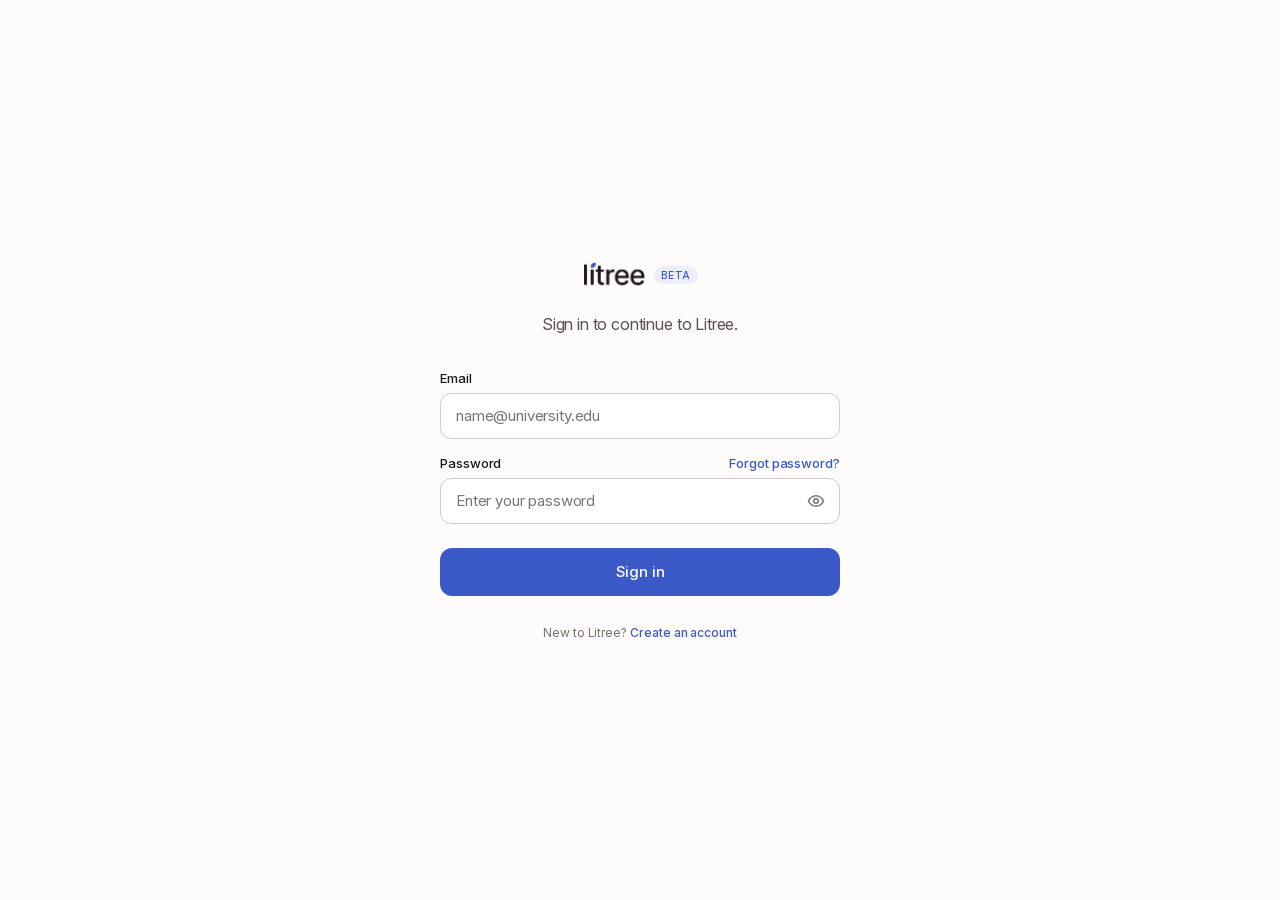
<file: Sign in.html>
<!doctype html>
<html lang="en">
<head>
  <meta charset="utf-8">
  <meta name="viewport" content="width=device-width, initial-scale=1">
  <title>Litree — Sign in</title>
  <link rel="icon" href="assets/favicon.png">
  <link rel="stylesheet" href="colors_and_type.css">
  <style>
    * { box-sizing: border-box; }
    html, body { height: 100%; margin: 0; }
    body {
      font-family: var(--lt-font-sans, system-ui, sans-serif);
      color: var(--lt-text-primary);
      background: var(--lt-bg-primary, #fbfaf7);
      -webkit-font-smoothing: antialiased;
      display: flex; align-items: center; justify-content: center;
      padding: 24px;
    }
    .wrap { width: 100%; max-width: 400px; }
    .brand { display: flex; align-items: center; justify-content: center; gap: 9px; margin-bottom: 20px; }
    .brand img { height: 34px; width: auto; display: block; }
    .brand .pill {
      font: 500 10px/1 var(--lt-font-sans); letter-spacing: 0.06em; text-transform: uppercase;
      color: var(--lt-accent); background: var(--lt-accent-subtle);
      padding: 4px 7px; border-radius: 9999px;
    }
    .sub { font: var(--lt-body-lg, 16px/1.5 var(--lt-font-sans)); color: var(--lt-text-secondary); letter-spacing: -0.01em; margin: 0 0 34px; text-align: center; }
    form { display: flex; flex-direction: column; gap: 18px; }
    label { display: flex; flex-direction: column; gap: 8px; }
    .lbl-row { display: flex; align-items: baseline; justify-content: space-between; gap: 12px; }
    .lbl { font: 500 13px/1 var(--lt-font-sans); letter-spacing: -0.006em; color: var(--lt-text-primary); }
    .lbl-row a { font: 500 13px/1 var(--lt-font-sans); color: var(--lt-accent); text-decoration: none; letter-spacing: -0.005em; }
    .lbl-row a:hover { text-decoration: underline; }
    .field { position: relative; }
    input {
      height: 46px; padding: 0 15px; width: 100%;
      border: 1px solid var(--lt-border-input, var(--lt-border-default));
      border-radius: 11px; background: var(--lt-bg-surface, #fff);
      font: var(--lt-body); color: var(--lt-text-primary); letter-spacing: -0.01em;
      outline: none; transition: border-color 140ms ease, box-shadow 140ms ease;
    }
    input[type="password"], input[data-pw] { padding-right: 46px; }
    input:focus { border-color: var(--lt-accent); box-shadow: var(--lt-focus-ring, 0 0 0 3px rgba(43,73,214,0.15)); }
    .eye {
      position: absolute; top: 50%; right: 8px; transform: translateY(-50%);
      width: 32px; height: 32px; border: 0; background: transparent; cursor: pointer;
      display: inline-flex; align-items: center; justify-content: center;
      color: var(--lt-text-tertiary); border-radius: 7px;
    }
    .eye:hover { color: var(--lt-text-secondary); background: var(--lt-bg-active); }
    button.submit {
      height: 48px; margin-top: 6px; width: 100%;
      background: var(--lt-accent); color: var(--lt-text-on-accent, #fff);
      border: 0; border-radius: 12px; cursor: pointer;
      font: 500 15px/1 var(--lt-font-sans); letter-spacing: -0.01em;
      transition: background 140ms ease;
    }
    button.submit:hover { background: var(--lt-accent-hover, #2440b8); }
    .foot { margin-top: 28px; text-align: center; font: var(--lt-body-sm); color: var(--lt-text-tertiary); letter-spacing: -0.005em; }
    .foot a { font-weight: 500; color: var(--lt-accent); text-decoration: none; }
    .foot a:hover { text-decoration: underline; }
  </style>
</head>
<body>
  <div class="wrap">
    <div class="brand">
      <img src="assets/logo-litree.png" alt="Litree">
      <span class="pill">Beta</span>
    </div>
    <p class="sub">Sign in to continue to Litree.</p>

    <form id="signin">
      <label>
        <span class="lbl">Email</span>
        <div class="field">
          <input type="email" name="email" placeholder="name@university.edu" autocomplete="email" required>
        </div>
      </label>
      <label>
        <span class="lbl-row"><span class="lbl">Password</span><a href="#">Forgot password?</a></span>
        <div class="field">
          <input type="password" id="pw" name="password" placeholder="Enter your password" autocomplete="current-password" data-pw required>
          <button type="button" class="eye" id="toggle" aria-label="Show password">
            <svg id="eye-icon" viewBox="0 0 24 24" width="18" height="18" fill="none" stroke="currentColor" stroke-width="2" stroke-linecap="round" stroke-linejoin="round"><path d="M2 12s3-7 10-7 10 7 10 7-3 7-10 7-10-7-10-7Z"/><circle cx="12" cy="12" r="3"/></svg>
          </button>
        </div>
      </label>
      <button type="submit" class="submit">Sign in</button>
    </form>

    <div class="foot">New to Litree? <a href="#">Create an account</a></div>
  </div>

  <script>
    var pw = document.getElementById('pw');
    var toggle = document.getElementById('toggle');
    var eyeIcon = document.getElementById('eye-icon');
    var shown = false;
    toggle.addEventListener('click', function () {
      shown = !shown;
      pw.type = shown ? 'text' : 'password';
      toggle.setAttribute('aria-label', shown ? 'Hide password' : 'Show password');
      eyeIcon.innerHTML = shown
        ? '<path d="M9.88 9.88a3 3 0 0 0 4.24 4.24"/><path d="M10.73 5.08A10.43 10.43 0 0 1 12 5c7 0 10 7 10 7a13.16 13.16 0 0 1-1.67 2.68"/><path d="M6.61 6.61A13.526 13.526 0 0 0 2 12s3 7 10 7a9.74 9.74 0 0 0 5.39-1.61"/><line x1="2" x2="22" y1="2" y2="22"/>'
        : '<path d="M2 12s3-7 10-7 10 7 10 7-3 7-10 7-10-7-10-7Z"/><circle cx="12" cy="12" r="3"/>';
    });
    document.getElementById('signin').addEventListener('submit', function (e) {
      e.preventDefault();
      window.location.href = 'Research Question.html';
    });
  </script>

  <template id="__bundler_thumbnail"><svg xmlns="http://www.w3.org/2000/svg" viewBox="0 0 100 100"><rect width="100" height="100" rx="16" fill="#2A6FDB"/><rect x="30" y="40" width="40" height="26" rx="5" fill="#fff"/><path d="M38 40v-6a12 12 0 0 1 24 0v6" fill="none" stroke="#fff" stroke-width="4"/></svg></template>
</body>
</html>
</file>
<file: colors_and_type.css>
/* =========================================================================
   Litree — design tokens
   Source of truth: "Litree – Design System.fig" (Foundations page)
   ========================================================================= */

/* ---------- Fonts ---------- */
/* Litree Sans — the brand typeface. Shipped locally as a single variable
   font file (one file covers all weights 100–900), under the brand family
   name. Provenance & license: see LICENSES.md. This is the only font the
   system declares — there is no web-font / CDN fallback by design. */
@font-face {
  font-family: "Litree Sans";
  font-style: normal;
  font-weight: 100 900;
  font-display: swap;
  src: url("fonts/LitreeSans.woff2") format("woff2");
}

:root {
  /* =======================================================================
     COLOR TOKENS — light theme (default).
     Each concept has ONE canonical token. Aliases below reference their
     canonical via var() so there is a single source of truth, and the dark
     theme (end of file) only has to override the canonical tokens.
     ======================================================================= */

  /* ---------- Brand / accent ---------- */
  --lt-accent:          #3B5AC8;   /* primary brand — buttons, links, active */
  --lt-accent-hover:    #5A78D6;   /* hover on accent, focus ring */
  --lt-accent-pressed:  #2E47A8;   /* pressed/active state on accent buttons */
  --lt-accent-subtle:   #ECEFF9;   /* selected rows, active sidebar items */
  /* aliases → canonical (used by Sidebar's solid CTA) */
  --lt-accent-solid:       var(--lt-accent);         /* alias — solid accent fills */
  --lt-accent-solid-hover: var(--lt-accent-hover);   /* alias — hover on solid fills */

  /* ---------- Text ---------- */
  --lt-text-primary:    #1C1917;   /* headings, body text, primary content */
  --lt-text-secondary:  #57534E;   /* labels, helper, column headers */
  --lt-text-tertiary:   #79716B;   /* placeholders, timestamps, meta — AA on bg-primary (≈4.6:1) */
  --lt-text-disabled:   #D6D3CD;   /* disabled buttons + inputs */
  --lt-text-on-accent:  #FFFFFF;
  /* aliases → canonical */
  --lt-text-ink:        var(--lt-text-primary);   /* alias — wordmark / titles */
  --lt-text-muted:      var(--lt-text-tertiary);  /* alias — eyebrow labels (ALL CAPS) */
  --lt-text-danger:     var(--lt-danger);         /* alias — danger text */

  /* ---------- Surfaces ---------- */
  --lt-bg-primary:      #FDFCFA;   /* page bg — warm off-white */
  --lt-bg-sidebar:      #F6F4F0;   /* sidebar */
  --lt-bg-active:       #F0EDE8;   /* selected rows, pressed states */
  --lt-bg-hover:        #E8E4DD;   /* hovered rows */
  --lt-bg-stone:        #F0EDE8;   /* secondary button surface, count pills */
  --lt-bg-stone-warm:   #E8E4DD;   /* alt secondary surface */
  --lt-bg-surface:      #FFFFFF;   /* cards, modals — pure white sits on the warm bg */

  /* ---------- Borders ---------- */
  --lt-border-default:  #E3E0DA;   /* cards, resting inputs, dividers */
  --lt-border-input:    #D1CDC6;   /* focused/emphasized inputs */
  --lt-border-subtle:   #F0EDE8;   /* section dividers */
  --lt-border-warm:     var(--lt-border-default);  /* alias — tab bar underline */

  /* ---------- Status ----------
   * Every status now has the same three-stop shape:
   *   subtle  → pill / banner background tint
   *   base    → foreground icon / solid fill
   *   strong  → high-contrast text ON the subtle tint (AA)
   * success/danger keep their interactive hover+pressed stops too. */
  --lt-success:         #3A8E84;   /* teal — strong evidence, low risk, favoured */
  --lt-success-strong:  #2C6B63;   /* text on success-subtle (≈4.7:1) */
  --lt-success-subtle:  #ECF5F4;
  --lt-danger:          #BF5472;   /* rose — limited evidence, high risk, harmed */
  --lt-danger-hover:    #CC6680;   /* hover state on danger buttons */
  --lt-danger-pressed:  #B54A64;   /* pressed/active on danger buttons */
  --lt-danger-strong:   #9F3D58;   /* text on danger-subtle (≈4.6:1) */
  --lt-danger-subtle:   #F9ECF0;
  --lt-warn:            #C8881F;   /* amber — caveat, moderate evidence, mixed verdict */
  --lt-warn-strong:     #8A5A16;   /* text on warn-subtle (≈4.6:1) */
  --lt-warn-subtle:     #FAF1E1;

  /* ---------- Overlays ---------- */
  --lt-overlay-modal:   rgba(0,0,0,0.18);
  --lt-overlay-panel:   rgba(0,0,0,0.12);

  /* ---------- Radius ---------- */
  --lt-radius-sm: 5px;
  --lt-radius-md: 8px;
  --lt-radius-lg: 12px;
  --lt-radius-xl: 16px;
  --lt-radius-full: 9999px;

  /* ---------- Spacing (4px base) ---------- */
  --lt-space-2xs: 4px;
  --lt-space-xs:  8px;
  --lt-space-sm:  12px;
  --lt-space-md:  16px;
  --lt-space-lg:  24px;
  --lt-space-xl:  32px;
  --lt-space-2xl: 48px;
  --lt-space-3xl: 64px;

  /* ---------- Elevation ---------- */
  --lt-elev-1: 0 1px 2px 0 rgba(0,0,0,0.06);
  --lt-elev-2: 0 4px 12px 0 rgba(0,0,0,0.08);
  --lt-elev-3: 0 8px 16px 0 rgba(0,0,0,0.20); /* dropdown / menu */

  /* ---------- Focus ring ---------- */
  /* Accessible 3px halo — works on any surface, kept cool (accent) as a visual "action" cue */
  --lt-focus-ring:          0 0 0 3px rgba(59, 90, 200, 0.28);
  --lt-focus-ring-danger:   0 0 0 3px rgba(191, 84, 114, 0.28);
  --lt-focus-ring-on-accent:0 0 0 3px rgba(255, 255, 255, 0.45); /* focus on primary button */

  /* ---------- Motion ---------- */
  /* Durations: UI should feel responsive; 120ms is the floor, 320ms the ceiling for anything meaningful */
  --lt-dur-instant: 80ms;   /* color/opacity micro-flicks (hover tint) */
  --lt-dur-fast:    120ms;  /* most hover / press transitions */
  --lt-dur-base:    180ms;  /* default — buttons, menus, inputs */
  --lt-dur-slow:    240ms;  /* modals, drawers, accordion open */
  --lt-dur-slower:  320ms;  /* page-level transitions */

  /* Easings — named by intent */
  --lt-ease-out:    cubic-bezier(0.22, 0.61, 0.36, 1);   /* leaving → settling (default for "enter" motion) */
  --lt-ease-in:     cubic-bezier(0.55, 0.06, 0.68, 0.19);/* accelerating away (for "exit" motion) */
  --lt-ease-in-out: cubic-bezier(0.65, 0, 0.35, 1);      /* symmetric — use for continuous things (progress) */
  --lt-ease-spring: cubic-bezier(0.34, 1.56, 0.64, 1);   /* slight overshoot — use sparingly (toast in) */

  /* Compound tokens for the common cases */
  --lt-transition-colors: color var(--lt-dur-fast) var(--lt-ease-out),
                          background-color var(--lt-dur-fast) var(--lt-ease-out),
                          border-color var(--lt-dur-fast) var(--lt-ease-out);
  --lt-transition-base:   all var(--lt-dur-base) var(--lt-ease-out);

  /* ---------- Motion keyframes ---------- */
  /* lt-spin — global spinner rotation. Used by Button loading state, Badge spinner,
     and any component that shows indeterminate progress. Keeping the keyframe in
     the token stylesheet means every consumer that loads this CSS gets it for free. */
}
@keyframes lt-spin { to { transform: rotate(360deg); } }
@keyframes lt-toast-in {
  from { opacity: 0; transform: translateX(-50%) translateY(8px); }
  to   { opacity: 1; transform: translateX(-50%) translateY(0); }
}
/* lt-skeleton — shared loading placeholder. A calm opacity pulse on a flat
   neutral block (no sliding sheen) — quieter and more current than a shimmer. */
@keyframes lt-skeleton-pulse { 0%, 100% { opacity: 1; } 50% { opacity: 0.5; } }
.lt-skeleton {
  background: var(--lt-bg-active);
  border-radius: 6px;
  animation: lt-skeleton-pulse 1.5s ease-in-out infinite;
}
/* lt-card-expand — entrance for disclosure panels, tooltips, and any
   element that mounts on open. Lives here (not per-page) so every consumer
   of DisclosurePanel / Tooltip gets the animation without extra CSS. */
@keyframes lt-card-expand {
  from { opacity: 0; transform: translateY(-4px); }
  to   { opacity: 1; transform: translateY(0); }
}
:root {

  /* ---------- Typography ---------- */
  --lt-font-sans: "Litree Sans", ui-sans-serif, system-ui, -apple-system, "Segoe UI", sans-serif;

  /* Semantic text roles — sizes × weight × line-height × tracking */
  --lt-h1: 600 28px/1.10 var(--lt-font-sans);
  --lt-h2: 600 24px/1.20 var(--lt-font-sans);
  --lt-h3: 600 20px/1.30 var(--lt-font-sans);
  --lt-body-lg: 400 16px/1.60 var(--lt-font-sans);
  --lt-body:    400 15px/1.55 var(--lt-font-sans);
  --lt-body-sm: 400 12px/1.50 var(--lt-font-sans);
  --lt-label:   500 13px/1.00 var(--lt-font-sans); /* default UI label */
  --lt-button:  500 14px/1.00 var(--lt-font-sans);
  --lt-table-header: 500 12px/1.50 var(--lt-font-sans); /* sentence case, letter-spacing: -0.005em */
  --lt-overline:     500 10.5px/1.00 var(--lt-font-sans); /* letter-spacing: 0.10em; UPPERCASE — canonical eyebrow */
  --lt-badge:        500 11px/1.00 var(--lt-font-sans);
}

/* ---------- Element defaults ---------- */
html, body {
  font: var(--lt-body);
  color: var(--lt-text-primary);
  background: var(--lt-bg-primary);
  -webkit-font-smoothing: antialiased;
  text-rendering: optimizeLegibility;
}
h1 { font: var(--lt-h1); letter-spacing: -0.045em; color: var(--lt-text-ink); margin: 0; }
h2 { font: var(--lt-h2); letter-spacing: -0.020em; color: var(--lt-text-primary); margin: 0; }
h3 { font: var(--lt-h3); letter-spacing: -0.020em; color: var(--lt-text-primary); margin: 0; }
p  { font: var(--lt-body); letter-spacing: -0.010em; color: var(--lt-text-secondary); margin: 0; }
small { font: var(--lt-body-sm); color: var(--lt-text-tertiary); }
code, kbd { font-family: ui-monospace, SFMono-Regular, "SF Mono", Menlo, monospace; font-size: 0.92em; }

/* ---------- Keyboard shortcuts ---------- */
kbd, .lt-kbd {
  display: inline-flex; align-items: center; justify-content: center;
  min-width: 18px; height: 20px; padding: 0 5px;
  font-family: ui-monospace, SFMono-Regular, "SF Mono", Menlo, monospace;
  font-size: 11px; font-weight: 500; line-height: 1;
  color: var(--lt-text-secondary);
  background: var(--lt-bg-surface);
  border: 1px solid var(--lt-border-default);
  border-bottom-width: 1.5px; /* subtle key-face illusion */
  border-radius: 4px;
  vertical-align: 0.05em;
}
.lt-kbd-group { display: inline-flex; gap: 3px; align-items: center; }
.lt-kbd-group .sep { color: var(--lt-text-tertiary); font-size: 11px; }
/* In dark/accent contexts */
kbd.on-dark, .lt-kbd.on-dark { color: rgba(255,255,255,0.85); background: rgba(255,255,255,0.12); border-color: rgba(255,255,255,0.24); }

/* ---------- Utility classes used by preview cards ---------- */
.lt-overline   { font: var(--lt-overline); letter-spacing: 0.10em; text-transform: uppercase; color: var(--lt-text-muted); }
.lt-label      { font: var(--lt-label); letter-spacing: -0.010em; color: var(--lt-text-primary); }
.lt-button-lbl { font: var(--lt-button); letter-spacing: -0.010em; }
.lt-badge      { font: var(--lt-badge); letter-spacing: -0.010em; }
.lt-table-h    { font: var(--lt-table-header); letter-spacing: -0.005em; color: var(--lt-text-tertiary); }

/* ---------- Reduced motion ----------
   Respect the OS "reduce motion" setting: drop entrance/exit animations and
   shorten transitions system-wide for every consumer that loads this file.
   Indeterminate spinners are exempt — they communicate ongoing state, so they
   keep turning (just a touch calmer). */
@media (prefers-reduced-motion: reduce) {
  *, *::before, *::after {
    animation-duration: 0.001ms !important;
    animation-delay: 0ms !important;
    animation-iteration-count: 1 !important;
    transition-duration: 0.001ms !important;
    transition-delay: 0ms !important;
    scroll-behavior: auto !important;
  }
  /* Loading spinners convey state — keep them animating, slightly slower. */
  .lt-spinner,
  [style*="lt-spin"] {
    animation-duration: 1.4s !important;
    animation-iteration-count: infinite !important;
  }
  /* Skeletons: drop the sheen sweep, hold a static neutral block. */
  .lt-skeleton { animation: none !important; background: var(--lt-bg-active) !important; }
}

/* =========================================================================
   DARK THEME
   Opt-in: add  data-theme="dark"  to the <html> element. Default is light.
   Only the *canonical* color tokens are overridden here — every alias
   (--lt-text-ink, --lt-text-muted, --lt-border-warm, --lt-text-danger)
   references a canonical token, so the whole system re-themes from this one
   block. Sizes, spacing, radius, motion are theme-independent and not repeated.

   The palette stays warm (paper-at-night): dark stone surfaces, a slightly
   lifted indigo accent, and status hues lightened so text reads on the dark
   subtle tints.  status -strong stops are LIGHTER than base here (text on a
   dark tint), the mirror of the light theme.

   To follow the OS setting instead of an explicit toggle, add:
     @media (prefers-color-scheme: dark) {
       :root:not([data-theme="light"]) {  (copy the block below)  }
     }
   ========================================================================= */
:root[data-theme="dark"] {
  color-scheme: dark;

  /* Brand / accent */
  --lt-accent:          #6E86E0;
  --lt-accent-hover:    #8398E8;
  --lt-accent-pressed:  #5A78D6;
  --lt-accent-subtle:   #242C49;   /* selected rows, active sidebar items */

  /* Text */
  --lt-text-primary:    #F4F1ED;
  --lt-text-secondary:  #B7B0A8;
  --lt-text-tertiary:   #8C857E;   /* AA on bg-primary (≈4.7:1) */
  --lt-text-disabled:   #4F4A45;
  --lt-text-on-accent:  #FFFFFF;

  /* Surfaces */
  --lt-bg-primary:      #1A1715;   /* page — warm near-black */
  --lt-bg-sidebar:      #201D1A;
  --lt-bg-active:       #2B2722;   /* selected rows, pressed */
  --lt-bg-hover:        #353029;   /* hovered rows */
  --lt-bg-stone:        #2B2722;   /* secondary button surface, count pills */
  --lt-bg-stone-warm:   #353029;
  --lt-bg-surface:      #232020;   /* cards, modals — lifted off the page */

  /* Borders */
  --lt-border-default:  #38332E;
  --lt-border-input:    #4A443E;
  --lt-border-subtle:   #2A2622;

  /* Status — hues lifted for the dark base; -strong is the LIGHT text-on-tint stop */
  --lt-success:         #5FB3A8;
  --lt-success-strong:  #8FD0C7;
  --lt-success-subtle:  #18302C;
  --lt-danger:          #DB7F96;
  --lt-danger-hover:    #E591A4;
  --lt-danger-pressed:  #CC6680;
  --lt-danger-strong:   #ECAAB9;
  --lt-danger-subtle:   #331F26;
  --lt-warn:            #DDA64A;
  --lt-warn-strong:     #EDC279;
  --lt-warn-subtle:     #2E2515;

  /* Overlays — deeper scrim on a dark page */
  --lt-overlay-modal:   rgba(0,0,0,0.55);
  --lt-overlay-panel:   rgba(0,0,0,0.45);

  /* Elevation — shadows need more weight to read on dark surfaces */
  --lt-elev-1: 0 1px 2px 0 rgba(0,0,0,0.40);
  --lt-elev-2: 0 4px 12px 0 rgba(0,0,0,0.45);
  --lt-elev-3: 0 10px 20px 0 rgba(0,0,0,0.55);

  /* Focus rings — keyed to the lifted accent */
  --lt-focus-ring:           0 0 0 3px rgba(110,134,224,0.45);
  --lt-focus-ring-danger:    0 0 0 3px rgba(219,127,150,0.45);
  --lt-focus-ring-on-accent: 0 0 0 3px rgba(255,255,255,0.50);
}

/* ---------- Brand wordmark theming ----------
   The Sidebar ships both a light and a dark wordmark and lets CSS pick.
   Light theme (default): show the light wordmark, hide the dark one.
   data-theme="dark": swap them. */
.lt-wordmark-dark { display: none; }
:root[data-theme="dark"] .lt-wordmark-light { display: none; }
:root[data-theme="dark"] .lt-wordmark-dark  { display: inline; }
</file>
